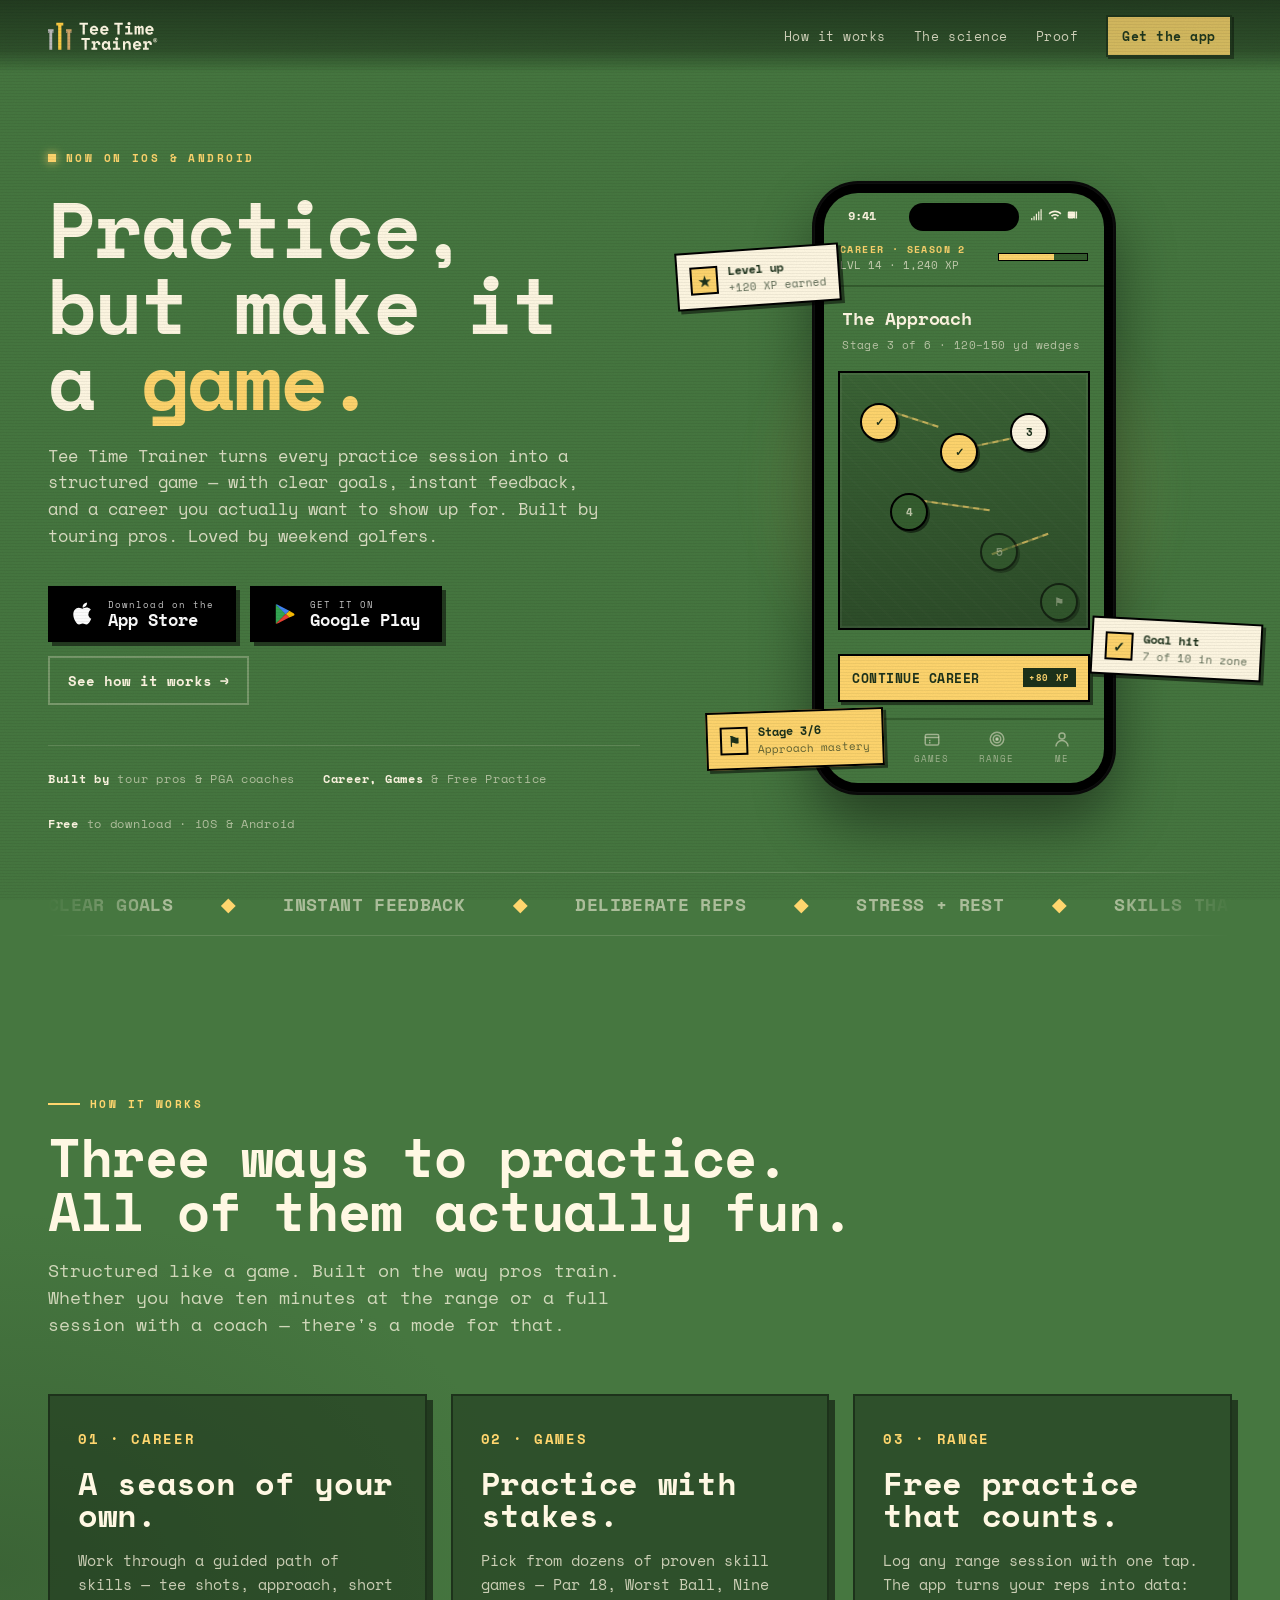
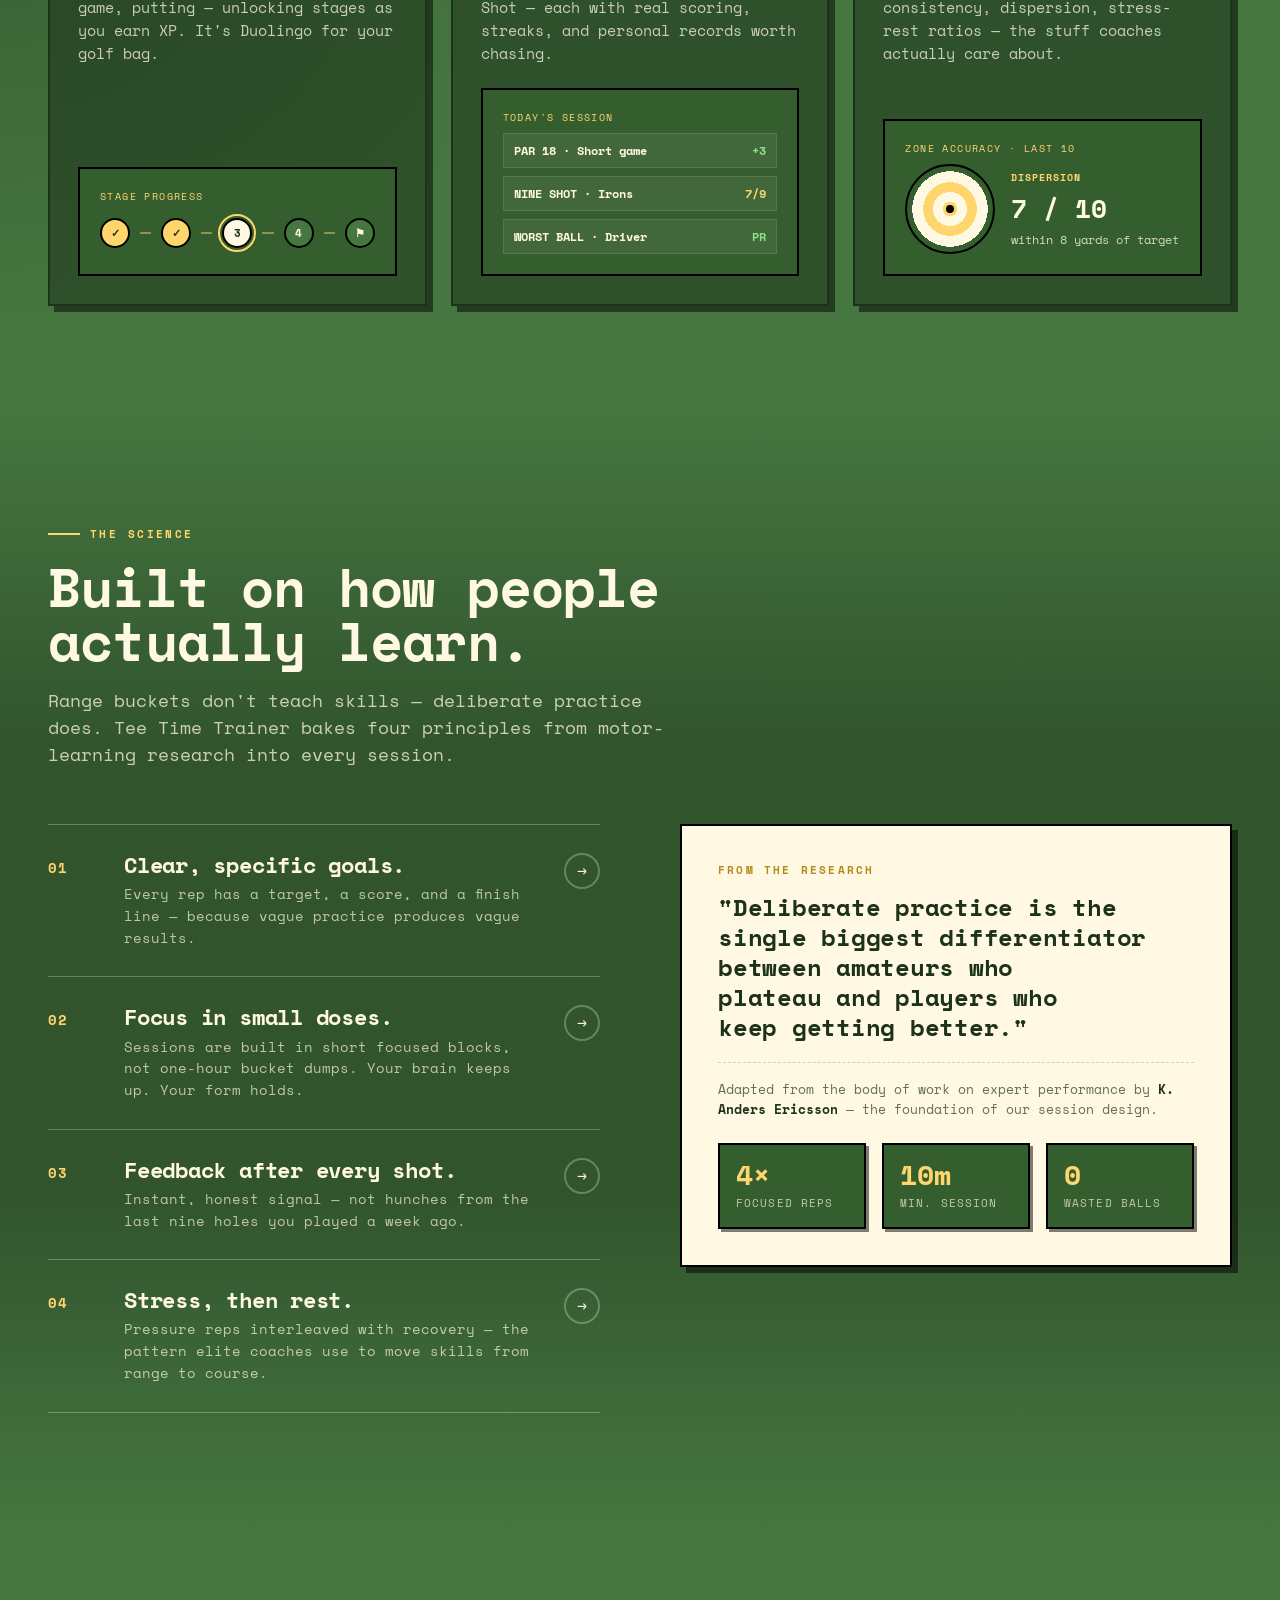
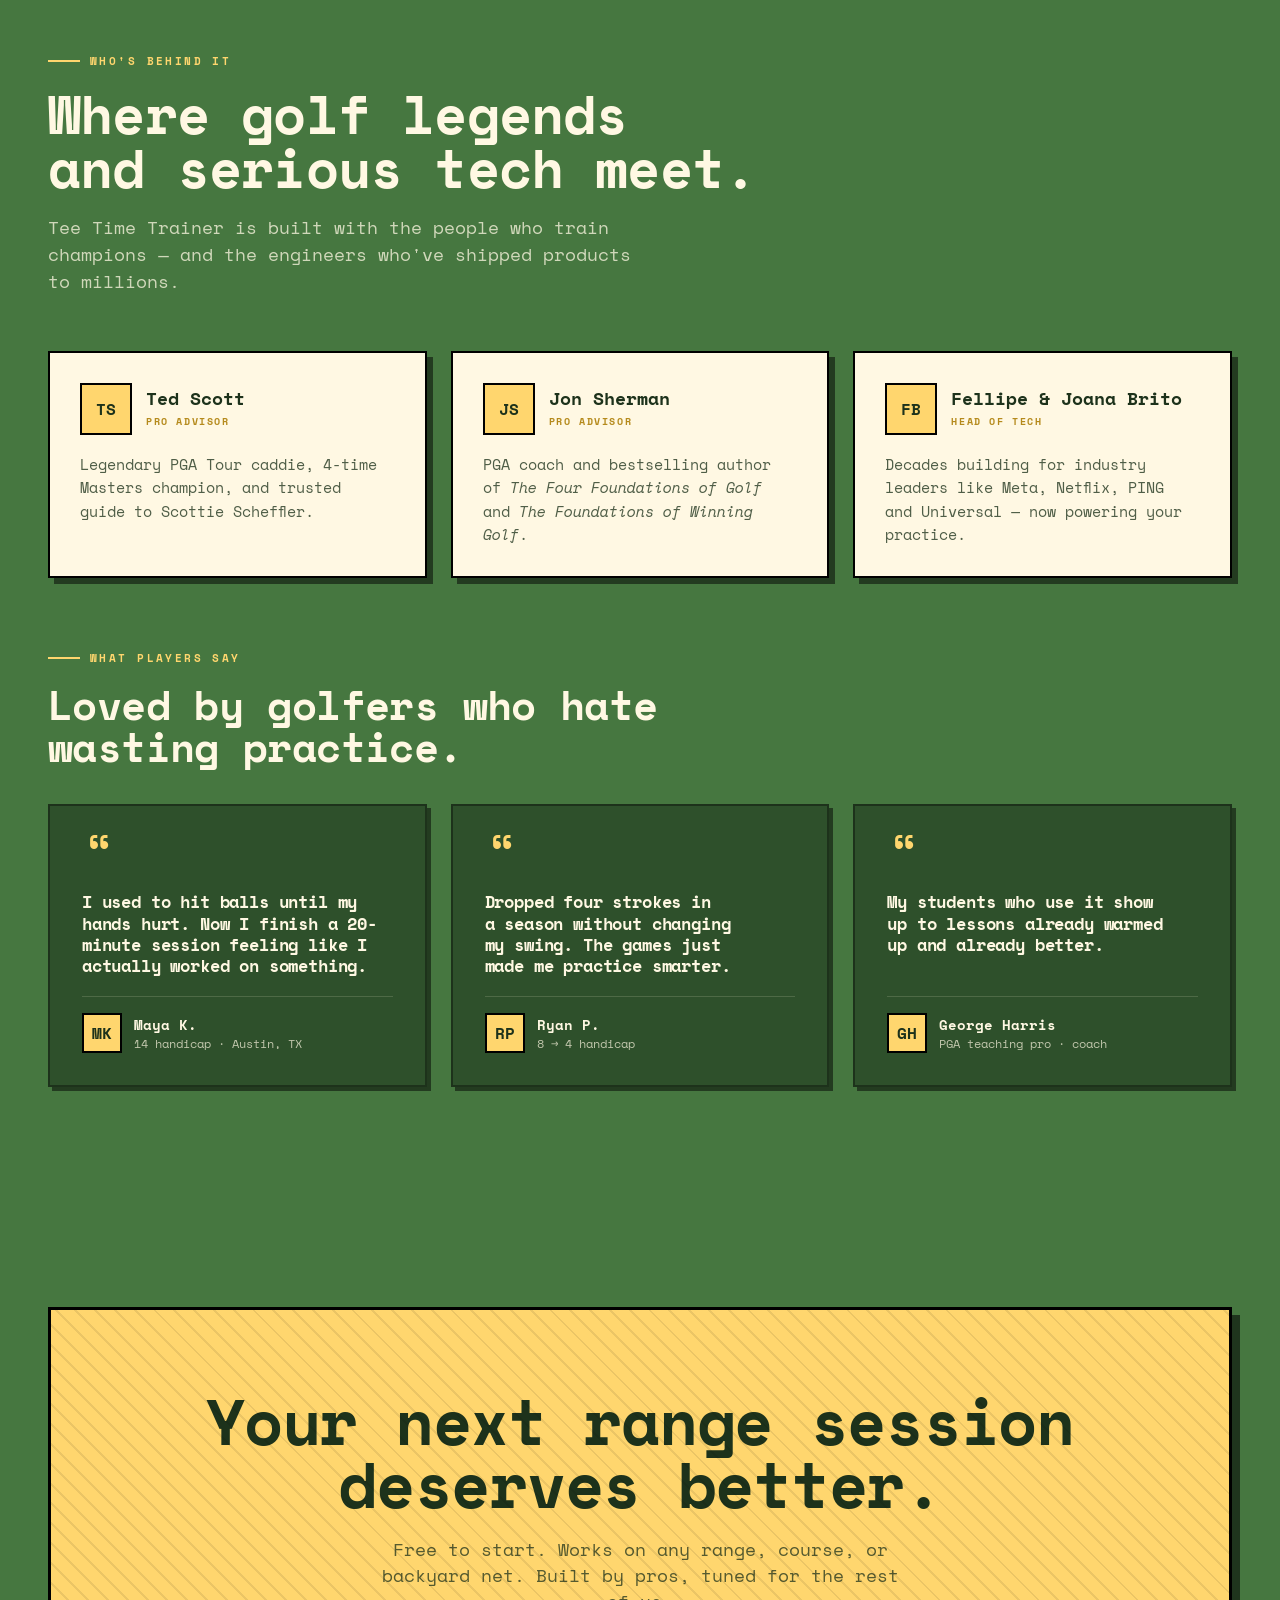
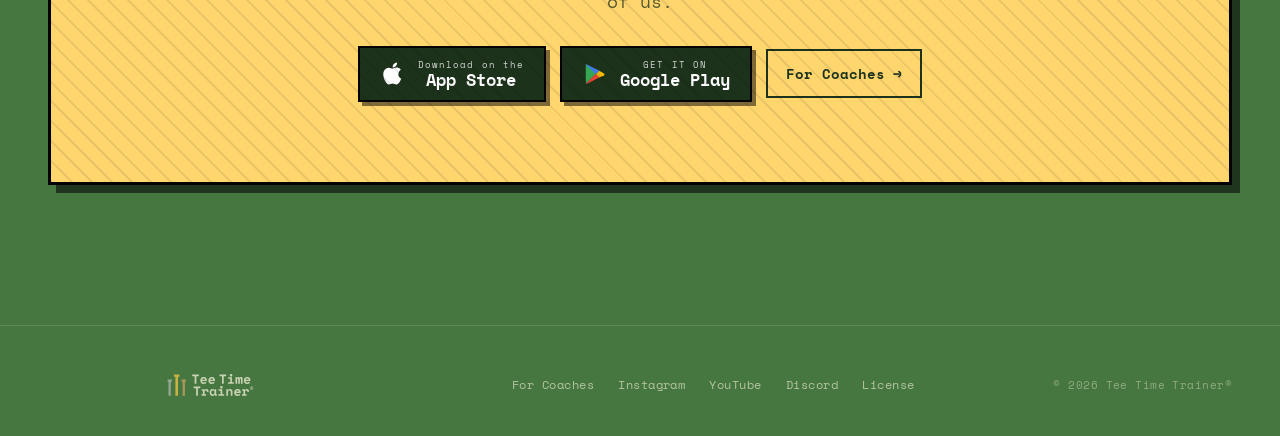
<file: index.html>
<!doctype html>
<html lang="en">
<head>
<meta charset="utf-8" />
<meta name="viewport" content="width=device-width,initial-scale=1" />
<title>Tee Time Trainer — Practice, but make it a game.</title>
<meta name="description" content="Tee Time Trainer turns golf practice into a game — Career mode, skill-based games, and free-practice drills with clear goals and instant feedback. Built by tour pros. Free on iOS & Android." />
<link rel="canonical" href="https://teetimetrainer.app/" />
<meta name="theme-color" content="#467740" />
<link rel="icon" type="image/png" sizes="32x32" href="favicon-32.png" />
<link rel="icon" type="image/png" sizes="512x512" href="favicon-512.png" />
<link rel="apple-touch-icon" href="apple-touch-icon.png" />
<meta property="og:type" content="website" />
<meta property="og:site_name" content="Tee Time Trainer" />
<meta property="og:title" content="Tee Time Trainer — Practice, but make it a game." />
<meta property="og:description" content="Career mode, skill-based games, and free-practice drills with clear goals and instant feedback. Built by tour pros. Free on iOS & Android." />
<meta property="og:url" content="https://teetimetrainer.app/" />
<meta property="og:image" content="https://teetimetrainer.app/og-ttt.png" />
<meta property="og:image:width" content="1200" />
<meta property="og:image:height" content="630" />
<meta name="twitter:card" content="summary_large_image" />
<meta name="twitter:image" content="https://teetimetrainer.app/og-ttt.png" />
<style id="ttt-tokens">
/* -------------------------------------------------------------
   Tee Time Trainer - Colors & Type
   Design tokens extracted from the app codebase (src/styles/*)
   and Figma. Use the CSS variables; avoid hardcoded hex.
   ------------------------------------------------------------- */

/* @import must come before any other rules. Reading surface
   (Cut Line Golf articles) fonts - designer choice, flagged in README. */

/* Brand font - Space Mono, self-hosted. */
@font-face {
  font-family: "Space Mono";
  font-style: normal;
  font-weight: 400;
  font-display: swap;
  src: url("fonts/SpaceMono_400Regular.ttf") format("truetype");
}
@font-face {
  font-family: "Space Mono";
  font-style: italic;
  font-weight: 400;
  font-display: swap;
  src: url("fonts/SpaceMono_400Regular_Italic.ttf") format("truetype");
}
@font-face {
  font-family: "Space Mono";
  font-style: normal;
  font-weight: 700;
  font-display: swap;
  src: url("fonts/SpaceMono_700Bold.ttf") format("truetype");
}
@font-face {
  font-family: "Space Mono";
  font-style: italic;
  font-weight: 700;
  font-display: swap;
  src: url("fonts/SpaceMono_700Bold_Italic.ttf") format("truetype");
}

/* Reading surface (Cut Line Golf articles) - not in brand, designer choice, flagged in README. */

:root {
  /* -- Brand ----------------------------------------------- */
  --ttt-primary:        #FFD66E;   /* gold - CTAs, highlights, the "T" */
  --ttt-primary-600:    #E8B123;
  --ttt-primary-700:    #B58A1C;
  --ttt-background:     #467740;   /* the felt green - product bg */
  --ttt-dark-primary:   #32542D;   /* darker green - borders, shadows */
  --ttt-light:          #FFF8E3;   /* cream - body text on green */

  /* accents used in the 3-T logo */
  --ttt-t-silver:       #C5C5C5;
  --ttt-t-gold:         #FFC227;
  --ttt-t-bronze:       #C49754;

  /* -- Yellows (from src/styles/colors.ts) ----------------- */
  --ttt-yellow-50:  #FFF9E9;
  --ttt-yellow-100: #FFECBC;
  --ttt-yellow-200: #FFE39C;
  --ttt-yellow-300: #FFD66E;
  --ttt-yellow-400: #FFCE52;
  --ttt-yellow-500: #FFC227;
  --ttt-yellow-600: #E8B123;
  --ttt-yellow-700: #B58A1C;
  --ttt-yellow-800: #8C6B15;
  --ttt-yellow-900: #6B5110;

  /* -- Greens ---------------------------------------------- */
  --ttt-green-50:  #EDF1EC;
  --ttt-green-100: #C6D5C4;
  --ttt-green-200: #AAC0A7;
  --ttt-green-300: #83A47F;
  --ttt-green-400: #6B9266;
  --ttt-green-500: #467740;  /* = background */
  --ttt-green-600: #406C3A;
  --ttt-green-700: #32542D;  /* = dark primary */
  --ttt-green-800: #274123;
  --ttt-green-900: #1D321B;

  /* -- Beiges / cream scale -------------------------------- */
  --ttt-beige-50:  #FFFEFC;
  --ttt-beige-100: #FFFDF6;
  --ttt-beige-200: #FFFCF2;
  --ttt-beige-300: #FFFAEC;
  --ttt-beige-400: #FFF9E9;
  --ttt-beige-500: #FFF8E3;  /* = light */
  --ttt-beige-600: #E8E2CF;
  --ttt-beige-700: #B5B0A1;
  --ttt-beige-800: #8C887D;
  --ttt-beige-900: #6B685F;

  /* -- Neutrals -------------------------------------------- */
  --ttt-neutral-50:  #F2F2F2;
  --ttt-neutral-100: #D8D8D8;
  --ttt-neutral-200: #C5C5C5;
  --ttt-neutral-300: #AAAAAA;  /* = secondary */
  --ttt-neutral-400: #999999;
  --ttt-neutral-500: #808080;
  --ttt-neutral-600: #747474;
  --ttt-neutral-700: #5B5B5B;
  --ttt-neutral-800: #464646;
  --ttt-neutral-900: #363636;

  /* -- Semantic -------------------------------------------- */
  --ttt-danger:    #EE9989;
  --ttt-danger-600:#D98B7D;
  --ttt-warning:   #FBDE9E;
  --ttt-challenge: #FA9E5B;
  --ttt-success:   #89E386;  /* lightGreen */
  --ttt-red:       #F16854;

  /* -- Foregrounds / backgrounds (semantic roles) ---------- */
  --ttt-bg:       var(--ttt-background);        /* felt green */
  --ttt-bg-alt:   var(--ttt-green-700);         /* cards on green */
  --ttt-bg-cream: var(--ttt-beige-500);         /* popups, articles */
  --ttt-fg:       var(--ttt-light);             /* on green */
  --ttt-fg-muted: var(--ttt-green-200);         /* on green, softer */
  --ttt-fg-ink:   var(--ttt-neutral-800);       /* on cream */
  --ttt-fg-ink-muted: var(--ttt-neutral-600);
  --ttt-accent:   var(--ttt-primary);           /* gold */
  --ttt-accent-ink: var(--ttt-neutral-800);     /* text on gold */
  --ttt-border:   var(--ttt-green-700);         /* pixel borders */
  --ttt-border-cream: var(--ttt-neutral-800);   /* borders on cream */

  /* -- Type scale - in-app (Space Mono everywhere) --------- */
  --ttt-font-mono:    "Space Mono", ui-monospace, Menlo, Consolas, monospace;
  --ttt-font-ui:      "Space Mono", ui-monospace, Menlo, Consolas, monospace;
  --ttt-font-display: "Space Mono", ui-monospace, Menlo, Consolas, monospace;
  /* Long-form reading (Cut Line Golf articles). Use a readable serif. */
  --ttt-font-read:    "IBM Plex Serif", Georgia, "Times New Roman", serif;
  /* Figma also specs Inter for small meta / spec labels */
  --ttt-font-sans:    "Inter", system-ui, -apple-system, "Segoe UI", sans-serif;

  /* Scale (from Figma Typography frame + Text component defaults):
     Title1 44/56 · Title2 32/36 · Title3 24/28
     Large 19/24 · Regular 17/22 · Small 14/20 · Link 14/18 · Micro 11/16 */
  --ttt-t-title1:    700 44px/56px var(--ttt-font-display);
  --ttt-t-title2:    700 32px/36px var(--ttt-font-display);
  --ttt-t-title3:    700 24px/28px var(--ttt-font-display);
  --ttt-t-large:     400 19px/24px var(--ttt-font-ui);
  --ttt-t-large-b:   700 19px/24px var(--ttt-font-ui);
  --ttt-t-regular:   400 17px/22px var(--ttt-font-ui);
  --ttt-t-regular-b: 700 17px/22px var(--ttt-font-ui);
  --ttt-t-small:     400 14px/20px var(--ttt-font-ui);
  --ttt-t-small-b:   700 14px/20px var(--ttt-font-ui);
  --ttt-t-link:      700 14px/18px var(--ttt-font-ui);
  --ttt-t-micro:     700 11px/16px var(--ttt-font-ui);

  /* -- Spacing --------------------------------------------- */
  --ttt-space-1:  4px;
  --ttt-space-2:  8px;
  --ttt-space-3:  12px;
  --ttt-space-4:  16px;
  --ttt-space-5:  24px;
  --ttt-space-6:  32px;
  --ttt-space-7:  48px;
  --ttt-space-8:  64px;

  /* -- Radii (pixel-art aesthetic: stay crisp) ------------- */
  --ttt-radius-0: 0;        /* default for pixel art */
  --ttt-radius-1: 4px;
  --ttt-radius-2: 8px;
  --ttt-radius-3: 12px;     /* cards */
  --ttt-radius-4: 16px;     /* big cards */
  --ttt-radius-pill: 999px;

  /* -- Elevation - the "retro 3D drop shadow" --------------
     The app uses a NON-blurred, hard-edged shadow: offset 4/4, no blur,
     black @ 50%. It reads like an old arcade button. Use on buttons,
     popups and feature cards. */
  --ttt-shadow-hard:   4px 4px 0 rgba(0,0,0,0.5);
  --ttt-shadow-hard-sm:2px 2px 0 rgba(0,0,0,0.45);
  --ttt-shadow-hard-lg:6px 6px 0 rgba(0,0,0,0.5);
  /* Inverse (for dark popups on cream): */
  --ttt-shadow-hard-dark: 4px 4px 0 var(--ttt-neutral-800);

  /* -- Pixel border widths --------------------------------- */
  --ttt-border-px-1: 2px;   /* default thin pixel border */
  --ttt-border-px-2: 3px;
  --ttt-border-px-3: 4px;   /* chunky */

  /* -- Motion (deliberate, snappy - not bouncy easing) ----- */
  --ttt-ease:     steps(6, end);          /* arcade-feel for sprites */
  --ttt-ease-out: cubic-bezier(.2,.8,.2,1);
  --ttt-dur-1: 120ms;
  --ttt-dur-2: 200ms;
  --ttt-dur-3: 320ms;
}

/* -------------------------------------------------------------
   Base / resets - opt-in by adding .ttt-base to a container.
   ------------------------------------------------------------- */
.ttt-base {
  font-family: var(--ttt-font-ui);
  color: var(--ttt-fg);
  background: var(--ttt-bg);
  font-synthesis: none;
  -webkit-font-smoothing: antialiased;
  text-rendering: optimizeLegibility;
}
.ttt-base * { box-sizing: border-box; }

/* Semantic element shortcuts (use as utility classes) */
.ttt-h1 { font: var(--ttt-t-title1); letter-spacing: -0.01em; }
.ttt-h2 { font: var(--ttt-t-title2); }
.ttt-h3 { font: var(--ttt-t-title3); }
.ttt-large   { font: var(--ttt-t-large); }
.ttt-large-b { font: var(--ttt-t-large-b); }
.ttt-body    { font: var(--ttt-t-regular); }
.ttt-body-b  { font: var(--ttt-t-regular-b); }
.ttt-small   { font: var(--ttt-t-small); }
.ttt-small-b { font: var(--ttt-t-small-b); }
.ttt-link    { font: var(--ttt-t-link); text-decoration: underline; text-underline-offset: 3px; }
.ttt-micro   { font: var(--ttt-t-micro); letter-spacing: 0.08em; text-transform: uppercase; }

/* Long-form read (articles, docs, Cut Line Golf) */
.ttt-read {
  font-family: var(--ttt-font-read);
  font-size: 18px;
  line-height: 1.65;
  color: var(--ttt-fg-ink);
}
.ttt-read h1 { font: var(--ttt-t-title1); color: var(--ttt-fg-ink); margin: 0 0 .4em; letter-spacing: -0.01em; }
.ttt-read h2 { font: var(--ttt-t-title2); color: var(--ttt-fg-ink); margin: 1.6em 0 .3em; }
.ttt-read h3 { font: var(--ttt-t-title3); color: var(--ttt-fg-ink); margin: 1.4em 0 .2em; }
.ttt-read p  { margin: 0 0 1em; }
.ttt-read blockquote {
  margin: 1.4em 0;
  padding: 16px 20px;
  background: var(--ttt-beige-400);
  border-left: 4px solid var(--ttt-primary);
  font-style: italic;
}
.ttt-read code,
.ttt-read pre { font-family: var(--ttt-font-mono); font-size: 0.9em; }

</style>
<style>
  /* ---- Tweakable defaults ---- */
  /* The host rewrites this JSON block when the user edits tweaks. */
  /* (kept in a script tag lower so comment markers are in one place) */

  :root{
    --bg: var(--ttt-background);
    --bg-deep: #355E2F;
    --bg-cream: var(--ttt-beige-500);
    --ink-on-green: var(--ttt-light);
    --gold: var(--ttt-primary);
    --gold-deep: var(--ttt-primary-600);
    --ink: #1D321B;
    --line: rgba(255,248,227,0.14);
    --line-strong: rgba(255,248,227,0.28);
    --scan-opacity: 0.05;
    --grain-opacity: 0.06;
  }

  *{box-sizing:border-box;}
  html,body{margin:0;padding:0;background:var(--bg);color:var(--ink-on-green);font-family:var(--ttt-font-ui);-webkit-font-smoothing:antialiased;}
  body{
    overflow-x:hidden;
    background:
      radial-gradient(1200px 700px at 80% -10%, rgba(255,214,110,0.10), transparent 60%),
      radial-gradient(900px 600px at 0% 30%, rgba(50,84,45,0.55), transparent 60%),
      var(--bg);
  }
  /* Subtle CRT scanlines over the whole page (very soft) */
  body::before{
    content:"";position:fixed;inset:0;pointer-events:none;z-index:100;
    background-image: repeating-linear-gradient(
      to bottom,
      rgba(0,0,0,var(--scan-opacity)) 0 1px,
      transparent 1px 3px
    );
    mix-blend-mode:multiply;
  }
  /* Film grain */
  body::after{
    content:"";position:fixed;inset:0;pointer-events:none;z-index:101;
    opacity:var(--grain-opacity);
    background-image:url("data:image/svg+xml;utf8,<svg xmlns='http://www.w3.org/2000/svg' width='160' height='160'><filter id='n'><feTurbulence type='fractalNoise' baseFrequency='0.9' numOctaves='2' stitchTiles='stitch'/><feColorMatrix values='0 0 0 0 0  0 0 0 0 0  0 0 0 0 0  0 0 0 0.6 0'/></filter><rect width='100%' height='100%' filter='url(%23n)'/></svg>");
  }

  a{color:inherit;text-decoration:none;}
  button{font-family:inherit;}

  /* ===== Layout ===== */
  .wrap{max-width:1240px;margin:0 auto;padding:0 28px;}
  section{position:relative;}

  /* ===== Nav ===== */
  .nav{
    position:sticky;top:0;z-index:50;
    background:linear-gradient(180deg, rgba(29,50,27,0.85), rgba(29,50,27,0.55) 70%, transparent);
    backdrop-filter:blur(10px);
    -webkit-backdrop-filter:blur(10px);
  }
  .nav-inner{display:flex;align-items:center;justify-content:space-between;height:72px;}
  .nav-logo{height:28px;width:auto;display:block;}
  .nav-links{display:flex;gap:28px;align-items:center;}
  .nav-links a{font-size:13px;letter-spacing:0.04em;opacity:0.8;transition:opacity .2s;}
  .nav-links a:hover{opacity:1;}
  .nav-cta{
    display:inline-flex;align-items:center;gap:8px;
    background:var(--gold);color:#1D321B;padding:9px 14px;
    font-weight:700;font-size:13px;letter-spacing:0.02em;
    border:2px solid #1D321B;
    box-shadow:var(--ttt-shadow-hard-sm);
    transition:transform .15s, box-shadow .15s;
  }
  .nav-cta:hover{transform:translate(-1px,-1px);box-shadow:3px 3px 0 rgba(0,0,0,.5);}
  .nav-cta:active{transform:translate(2px,2px);box-shadow:0 0 0 rgba(0,0,0,.5);}

  /* ===== Hero ===== */
  .hero{padding:72px 0 40px;position:relative;}
  .hero-grid{
    display:grid;grid-template-columns:1.05fr 0.95fr;gap:56px;align-items:center;
  }
  @media (max-width:900px){
    .hero-grid{grid-template-columns:1fr;gap:32px;}
  }

  .eyebrow{
    display:inline-flex;align-items:center;gap:10px;
    font-size:11px;letter-spacing:0.22em;text-transform:uppercase;
    color:var(--gold);font-weight:700;
    margin-bottom:24px;
  }
  .eyebrow .dot{width:8px;height:8px;background:var(--gold);box-shadow:0 0 10px var(--gold);}

  h1.display{
    font-family:var(--ttt-font-display);
    font-weight:700;
    font-size:clamp(44px, 6.2vw, 92px);
    line-height:0.96;
    letter-spacing:-0.02em;
    margin:0 0 24px;
    color:var(--ttt-light);
    text-wrap:balance;
  }
  h1.display .accent{color:var(--gold);}
  h1.display .strike{position:relative;display:inline-block;}
  h1.display .strike::after{
    content:"";position:absolute;left:-2%;right:-2%;top:54%;height:6px;
    background:var(--gold);transform:rotate(-2deg);
  }

  .lede{
    font-size:clamp(17px, 1.35vw, 21px);
    line-height:1.55;
    color:rgba(255,248,227,0.82);
    max-width:560px;
    margin:0 0 36px;
    text-wrap:pretty;
  }

  .cta-row{display:flex;gap:14px;flex-wrap:wrap;align-items:center;}
  .btn-app{
    display:inline-flex;align-items:center;gap:12px;
    background:#000;color:#fff;padding:12px 20px;
    border:2px solid #000;
    box-shadow:var(--ttt-shadow-hard);
    transition:transform .15s, box-shadow .15s;
  }
  .btn-app:hover{transform:translate(-2px,-2px);box-shadow:6px 6px 0 rgba(0,0,0,.5);}
  .btn-app:active{transform:translate(2px,2px);box-shadow:2px 2px 0 rgba(0,0,0,.5);}
  .btn-app svg{width:26px;height:26px;}
  .btn-app .s{display:flex;flex-direction:column;line-height:1;}
  .btn-app .s .t{font-size:9px;letter-spacing:0.12em;opacity:.8;}
  .btn-app .s .b{font-size:17px;font-weight:700;margin-top:2px;}

  .btn-ghost{
    display:inline-flex;align-items:center;gap:8px;
    padding:12px 18px;font-size:14px;font-weight:700;
    color:var(--ttt-light);border:2px solid var(--line-strong);
    transition:border-color .2s;
  }
  .btn-ghost:hover{border-color:var(--gold);color:var(--gold);}
  .btn-ghost .arr{transition:transform .2s;}
  .btn-ghost:hover .arr{transform:translateX(3px);}

  .proof{
    margin-top:40px;display:flex;gap:28px;flex-wrap:wrap;
    padding-top:24px;border-top:1px solid var(--line);
    font-size:12px;letter-spacing:0.06em;color:rgba(255,248,227,0.6);
  }
  .proof b{color:var(--ttt-light);font-weight:700;}

  /* ===== Phone mock (hero right) ===== */
  .phone-stage{position:relative;display:flex;justify-content:center;align-items:center;min-height:620px;}
  .phone-stage::before{
    /* glow puck behind phone */
    content:"";position:absolute;width:520px;height:520px;border-radius:50%;
    background:radial-gradient(circle, rgba(255,214,110,0.28), transparent 60%);
    filter:blur(10px);z-index:0;
  }
  .phone{
    position:relative;z-index:1;
    width:300px;height:610px;
    background:#000;border-radius:44px;
    padding:10px;
    box-shadow:
      0 0 0 2px #0a0a0a,
      0 30px 60px rgba(0,0,0,0.45),
      inset 0 0 0 1px rgba(255,255,255,0.06);
  }
  .phone-screen{
    position:relative;
    width:100%;height:100%;
    background:var(--bg);border-radius:34px;overflow:hidden;
    display:flex;flex-direction:column;
  }
  .notch{
    position:absolute;top:10px;left:50%;transform:translateX(-50%);
    width:110px;height:28px;background:#000;border-radius:20px;z-index:3;
  }
  .status{
    display:flex;justify-content:space-between;align-items:center;
    padding:14px 24px 10px;font-size:12px;font-weight:700;color:var(--ttt-light);
  }
  .status .ic{display:flex;gap:4px;align-items:center;}
  .status svg{width:14px;height:14px;}

  /* App screen: career map */
  .app-top{
    padding:8px 16px 12px;display:flex;justify-content:space-between;align-items:center;
    border-bottom:2px solid var(--bg-deep);
  }
  .app-top .level{font-size:10px;letter-spacing:0.14em;color:var(--gold);font-weight:700;}
  .app-top .xp{font-size:11px;color:rgba(255,248,227,0.7);}
  .xp-bar{height:8px;width:90px;background:var(--bg-deep);border:1.5px solid #000;position:relative;overflow:hidden;}
  .xp-bar::after{content:"";position:absolute;inset:0;width:62%;background:var(--gold);}

  .app-title{
    padding:18px 18px 6px;font-family:var(--ttt-font-display);font-weight:700;
    font-size:18px;letter-spacing:-0.01em;color:var(--ttt-light);
  }
  .app-sub{padding:0 18px 14px;font-size:11px;color:rgba(255,248,227,0.65);letter-spacing:0.04em;}

  .map{
    position:relative;flex:1;margin:4px 14px 14px;
    background:
      linear-gradient(180deg, rgba(50,84,45,0.55), rgba(29,50,27,0.6)),
      repeating-linear-gradient(45deg, rgba(255,248,227,0.03) 0 2px, transparent 2px 14px);
    border:2px solid #000;
    box-shadow:inset 0 0 0 2px rgba(255,248,227,0.06);
    padding:14px;
    overflow:hidden;
  }
  .node{
    position:absolute;width:38px;height:38px;border-radius:50%;
    background:var(--bg-deep);border:2px solid #000;
    display:flex;align-items:center;justify-content:center;
    font-size:11px;font-weight:700;color:rgba(255,248,227,0.7);
    box-shadow:2px 2px 0 rgba(0,0,0,.5);
  }
  .node.done{background:var(--gold);color:#1D321B;}
  .node.now{background:var(--ttt-light);color:#1D321B;animation:pulse 1.6s infinite;}
  .node.locked{opacity:0.55;}
  @keyframes pulse{
    0%,100%{box-shadow:2px 2px 0 rgba(0,0,0,.5), 0 0 0 0 rgba(255,214,110,0.7);}
    50%{box-shadow:2px 2px 0 rgba(0,0,0,.5), 0 0 0 10px rgba(255,214,110,0);}
  }
  .trail{
    position:absolute;background:rgba(255,214,110,0.35);
    border-top:2px dashed rgba(255,214,110,0.55);
    height:0;
  }

  .app-cta{
    margin:10px 14px 16px;padding:12px;
    background:var(--gold);color:#1D321B;
    border:2px solid #000;box-shadow:3px 3px 0 rgba(0,0,0,.5);
    font-weight:700;font-size:13px;letter-spacing:0.04em;
    display:flex;align-items:center;justify-content:space-between;
  }
  .app-cta .tag{
    background:#1D321B;color:var(--gold);font-size:9px;padding:3px 6px;letter-spacing:0.1em;
  }

  .tabbar{
    display:grid;grid-template-columns:repeat(4,1fr);gap:4px;
    padding:10px 12px 18px;border-top:2px solid var(--bg-deep);
  }
  .tab{
    display:flex;flex-direction:column;align-items:center;gap:4px;
    font-size:9px;letter-spacing:0.1em;color:rgba(255,248,227,0.5);
  }
  .tab.active{color:var(--gold);}
  .tab svg{width:18px;height:18px;}

  /* little floating chips around phone */
  .chip{
    position:absolute;z-index:2;
    background:var(--ttt-light);color:#1D321B;
    border:2px solid #000;box-shadow:3px 3px 0 rgba(0,0,0,.5);
    padding:10px 12px;display:flex;align-items:center;gap:10px;
    font-weight:700;font-size:12px;
  }
  .chip .i{
    width:28px;height:28px;background:var(--gold);display:flex;align-items:center;justify-content:center;
    border:2px solid #000;font-size:14px;
  }
  .chip-a{top:70px;left:-20px;transform:rotate(-4deg);}
  .chip-b{bottom:120px;right:-30px;transform:rotate(3deg);}
  .chip-c{bottom:30px;left:10px;transform:rotate(-2deg);background:var(--gold);color:#1D321B;}

  @media (max-width:900px){
    .phone-stage{min-height:560px;}
    .chip-a{left:0;}
    .chip-b{right:0;}
  }

  /* ===== Marquee strip ===== */
  .strip{
    margin-top:40px;border-top:1px solid var(--line);border-bottom:1px solid var(--line);
    padding:18px 0;overflow:hidden;position:relative;
    -webkit-mask-image:linear-gradient(90deg, transparent, #000 10%, #000 90%, transparent);
            mask-image:linear-gradient(90deg, transparent, #000 10%, #000 90%, transparent);
  }
  .strip-track{display:flex;gap:48px;white-space:nowrap;animation:slide 40s linear infinite;}
  .strip-item{font-family:var(--ttt-font-display);font-weight:700;font-size:18px;letter-spacing:0.02em;color:rgba(255,248,227,0.55);}
  .strip-item .dot{color:var(--gold);margin-left:48px;}
  @keyframes slide{from{transform:translateX(0);}to{transform:translateX(-50%);}}

  /* ===== Section chrome ===== */
  .section-head{max-width:820px;margin:0 0 56px;}
  .section-eyebrow{
    font-size:11px;letter-spacing:0.22em;text-transform:uppercase;color:var(--gold);
    font-weight:700;margin-bottom:18px;display:flex;align-items:center;gap:10px;
  }
  .section-eyebrow::before{
    content:"";width:32px;height:2px;background:var(--gold);
  }
  h2.section-title{
    font-family:var(--ttt-font-display);font-weight:700;
    font-size:clamp(36px, 4.2vw, 60px);
    line-height:1.02;letter-spacing:-0.015em;
    margin:0 0 18px;color:var(--ttt-light);
    text-wrap:balance;
  }
  .section-kicker{font-size:18px;line-height:1.5;color:rgba(255,248,227,0.75);max-width:620px;text-wrap:pretty;}

  /* ===== How it works ===== */
  .how{padding:120px 0 100px;}
  .modes{display:grid;grid-template-columns:repeat(3,1fr);gap:24px;}
  @media (max-width:900px){.modes{grid-template-columns:1fr;}}

  .mode{
    position:relative;
    background:rgba(29,50,27,0.55);
    border:2px solid #1D321B;
    box-shadow:var(--ttt-shadow-hard-lg);
    padding:32px 28px 28px;
    display:flex;flex-direction:column;gap:18px;
    min-height:480px;
    overflow:hidden;
    transition:transform .25s ease, box-shadow .25s ease;
  }
  .mode:hover{transform:translate(-2px,-2px);box-shadow:8px 8px 0 rgba(0,0,0,.5);}
  .mode .num{
    font-family:var(--ttt-font-display);font-weight:700;font-size:14px;
    color:var(--gold);letter-spacing:0.12em;
  }
  .mode h3{
    font-family:var(--ttt-font-display);font-weight:700;
    font-size:32px;line-height:1;letter-spacing:-0.01em;margin:0;color:var(--ttt-light);
  }
  .mode p{font-size:15px;line-height:1.55;color:rgba(255,248,227,0.75);margin:0;flex:1;}
  .mode .feature{
    margin-top:4px;padding:20px;
    background:var(--bg-deep);border:2px solid #000;
    font-family:var(--ttt-font-mono);
    position:relative;overflow:hidden;
  }
  .mode .feature .label{font-size:10px;letter-spacing:0.14em;color:var(--gold);margin-bottom:8px;}

  /* Mode A visual: career trail */
  .trail-viz{display:flex;align-items:center;gap:10px;padding:6px 0;}
  .trail-viz .n{
    width:30px;height:30px;border-radius:50%;background:var(--bg);border:2px solid #000;
    display:flex;align-items:center;justify-content:center;font-size:11px;font-weight:700;color:var(--ttt-light);
    flex-shrink:0;
  }
  .trail-viz .n.d{background:var(--gold);color:#1D321B;}
  .trail-viz .n.now{background:var(--ttt-light);color:#1D321B;outline:2px solid var(--gold);outline-offset:2px;}
  .trail-viz .ln{flex:1;height:2px;border-top:2px dashed rgba(255,214,110,0.45);background:transparent;}

  /* Mode B visual: game chips */
  .game-list{display:flex;flex-direction:column;gap:8px;}
  .game-row{
    display:flex;justify-content:space-between;align-items:center;
    padding:8px 10px;background:rgba(255,248,227,0.06);border:1px solid rgba(255,248,227,0.1);
    font-size:12px;
  }
  .game-row .name{color:var(--ttt-light);font-weight:700;}
  .game-row .score{color:var(--gold);font-weight:700;}
  .game-row .score.gain{color:var(--ttt-success);}

  /* Mode C visual: target */
  .target-viz{display:flex;align-items:center;gap:16px;}
  .bulls{
    width:90px;height:90px;border-radius:50%;
    background:
      radial-gradient(circle, var(--gold) 0 12%, var(--ttt-light) 12% 28%, var(--gold) 28% 44%, var(--ttt-light) 44% 62%, var(--bg-deep) 62% 100%);
    border:2px solid #000;flex-shrink:0;position:relative;
  }
  .bulls::after{content:"";position:absolute;left:50%;top:50%;width:8px;height:8px;background:#000;border-radius:50%;transform:translate(-50%,-50%);}
  .target-meta{display:flex;flex-direction:column;gap:4px;font-size:12px;color:rgba(255,248,227,0.8);}
  .target-meta .big{font-size:26px;font-family:var(--ttt-font-display);color:var(--ttt-light);font-weight:700;}
  .target-meta .tag{color:var(--gold);font-weight:700;letter-spacing:0.1em;font-size:10px;}

  /* ===== Why it works (science) ===== */
  .why{padding:120px 0; background:
    linear-gradient(180deg, transparent, rgba(29,50,27,0.5) 30%, rgba(29,50,27,0.5) 70%, transparent);
  }
  .why-grid{display:grid;grid-template-columns:1fr 1fr;gap:80px;align-items:start;}
  @media (max-width:900px){.why-grid{grid-template-columns:1fr;gap:40px;}}

  .principles{display:flex;flex-direction:column;gap:0;border-top:1px solid var(--line-strong);}
  .principle{
    padding:28px 0;border-bottom:1px solid var(--line-strong);
    display:grid;grid-template-columns:56px 1fr auto;gap:20px;align-items:start;
    cursor:pointer;
  }
  .principle .p-num{
    font-family:var(--ttt-font-display);font-weight:700;font-size:14px;color:var(--gold);
    letter-spacing:0.1em;padding-top:4px;
  }
  .principle .p-body h4{
    font-family:var(--ttt-font-display);font-weight:700;font-size:22px;letter-spacing:-0.01em;
    margin:0 0 6px;color:var(--ttt-light);line-height:1.1;
  }
  .principle .p-body p{font-size:14px;line-height:1.55;color:rgba(255,248,227,0.7);margin:0;max-width:440px;}
  .principle .p-arrow{
    width:36px;height:36px;border:2px solid var(--line-strong);border-radius:50%;
    display:flex;align-items:center;justify-content:center;transition:all .2s;flex-shrink:0;
  }
  .principle:hover .p-arrow{background:var(--gold);border-color:var(--gold);color:#1D321B;}

  .why-side{
    position:sticky;top:100px;
    background:var(--bg-cream);color:var(--ink);
    border:2px solid #000;box-shadow:var(--ttt-shadow-hard-lg);
    padding:36px;
  }
  .why-side .tag{font-size:11px;letter-spacing:0.2em;color:var(--ttt-primary-700);text-transform:uppercase;font-weight:700;margin-bottom:14px;}
  .why-side blockquote{
    font-family:var(--ttt-font-display);font-weight:700;
    font-size:24px;line-height:1.25;letter-spacing:-0.01em;
    color:var(--ink);margin:0 0 20px;text-wrap:balance;
  }
  .why-side .cite{font-size:13px;color:rgba(29,50,27,0.7);border-top:1px dashed rgba(29,50,27,0.2);padding-top:16px;}
  .why-side .cite b{color:var(--ink);}

  .stat-row{display:grid;grid-template-columns:repeat(3,1fr);gap:16px;margin-top:24px;}
  .stat{padding:16px;background:var(--bg-deep);border:2px solid #000;box-shadow:3px 3px 0 rgba(0,0,0,.5);}
  .stat .v{font-family:var(--ttt-font-display);font-weight:700;font-size:28px;color:var(--gold);line-height:1;}
  .stat .k{font-size:11px;letter-spacing:0.1em;text-transform:uppercase;color:rgba(255,248,227,0.7);margin-top:6px;}

  /* ===== Testimonials ===== */
  .testi{padding:120px 0 100px;}
  .testi-grid{display:grid;grid-template-columns:repeat(12,1fr);gap:24px;}
  .t-card{
    background:rgba(29,50,27,0.55);
    border:2px solid #1D321B;
    box-shadow:var(--ttt-shadow-hard);
    padding:32px;display:flex;flex-direction:column;gap:20px;
  }
  .t-card.big{grid-column:span 7;min-height:340px;}
  .t-card.med{grid-column:span 5;min-height:340px;background:var(--bg-cream);color:var(--ink);border-color:#000;}
  .t-card.sm{grid-column:span 4;}
  @media (max-width:900px){
    .t-card.big,.t-card.med,.t-card.sm{grid-column:span 12;min-height:auto;}
  }
  .t-card blockquote{
    margin:0;font-family:var(--ttt-font-display);font-weight:700;
    font-size:24px;line-height:1.25;letter-spacing:-0.01em;
    text-wrap:balance;flex:1;
  }
  .t-card.big blockquote{font-size:28px;}
  .t-card.sm blockquote{font-size:17px;}
  .t-card .who{
    display:flex;align-items:center;gap:12px;padding-top:16px;
    border-top:1px solid currentColor;
    border-color:rgba(255,248,227,0.15);
  }
  .t-card.med .who{border-color:rgba(29,50,27,0.15);}
  .t-card .avatar{
    width:40px;height:40px;border:2px solid #000;background:var(--gold);
    display:flex;align-items:center;justify-content:center;
    font-family:var(--ttt-font-display);font-weight:700;color:#1D321B;
  }
  .t-card .who .name{font-weight:700;font-size:14px;}
  .t-card .who .role{font-size:12px;opacity:0.7;}
  .t-card .quote-mark{
    font-family:var(--ttt-font-display);font-size:56px;line-height:0.6;color:var(--gold);
  }
  .t-card.med .quote-mark{color:var(--ttt-primary-600);}

  /* Advisor credential cards (real bios, not quotes) */
  .advisors{display:grid;grid-template-columns:repeat(3,1fr);gap:24px;margin-bottom:72px;}
  @media (max-width:900px){.advisors{grid-template-columns:1fr;}}
  .adv-card{
    background:var(--bg-cream);color:var(--ink);
    border:2px solid #000;box-shadow:var(--ttt-shadow-hard-lg);
    padding:30px;display:flex;flex-direction:column;gap:18px;
    transition:transform .25s ease, box-shadow .25s ease;
  }
  .adv-card:hover{transform:translate(-2px,-2px);box-shadow:8px 8px 0 rgba(0,0,0,.5);}
  .adv-card .adv-top{display:flex;align-items:center;gap:14px;}
  .adv-card .avatar{
    width:52px;height:52px;border:2px solid #000;background:var(--gold);
    display:flex;align-items:center;justify-content:center;
    font-family:var(--ttt-font-display);font-weight:700;font-size:16px;color:#1D321B;flex-shrink:0;
  }
  .adv-card .name{font-family:var(--ttt-font-display);font-weight:700;font-size:18px;color:var(--ink);line-height:1.1;}
  .adv-card .tag{font-size:10px;letter-spacing:0.16em;text-transform:uppercase;color:var(--ttt-primary-700);font-weight:700;margin-top:5px;}
  .adv-card p{font-size:15px;line-height:1.55;color:rgba(29,50,27,0.78);margin:0;}
  .adv-card p em{font-style:italic;}
  .sub-head{margin:0 0 36px;}

  /* ===== Final CTA ===== */
  .final{padding:120px 0 140px;text-align:center;}
  .final-inner{
    background:var(--gold);color:#1D321B;border:3px solid #000;
    box-shadow:8px 8px 0 rgba(0,0,0,.55);
    padding:80px 40px;position:relative;overflow:hidden;
  }
  .final-inner::before{
    content:"";position:absolute;inset:0;pointer-events:none;opacity:0.08;
    background-image:repeating-linear-gradient(45deg, #000 0 2px, transparent 2px 14px);
  }
  .final h2{
    font-family:var(--ttt-font-display);font-weight:700;
    font-size:clamp(40px, 5vw, 72px);line-height:0.98;letter-spacing:-0.02em;
    margin:0 0 20px;text-wrap:balance;
  }
  .final p{font-size:18px;margin:0 auto 32px;max-width:540px;color:rgba(29,50,27,0.75);}
  .final .cta-row{justify-content:center;}
  .final .btn-app{background:#1D321B;color:#fff;border-color:#000;}
  .final .btn-ghost{color:#1D321B;border-color:#1D321B;}
  .final .btn-ghost:hover{background:#1D321B;color:var(--gold);border-color:#1D321B;}

  /* ===== Footer ===== */
  footer{border-top:1px solid var(--line);padding:48px 0 40px;}
  .foot{display:flex;justify-content:space-between;align-items:center;gap:24px;flex-wrap:wrap;}
  .foot .mark{height:22px;opacity:0.7;}
  .foot nav{display:flex;gap:24px;font-size:12px;color:rgba(255,248,227,0.6);letter-spacing:0.04em;}
  .foot nav a:hover{color:var(--gold);}
  .foot .legal{font-size:11px;color:rgba(255,248,227,0.4);letter-spacing:0.04em;}

  /* ===== Tweaks panel ===== */
  .tweaks{
    position:fixed;bottom:20px;right:20px;z-index:200;
    width:280px;background:var(--ttt-light);color:var(--ink);
    border:2px solid #000;box-shadow:var(--ttt-shadow-hard-lg);
    padding:18px;display:none;
    font-family:var(--ttt-font-mono);
  }
  .tweaks.open{display:block;}
  .tweaks h5{
    font-family:var(--ttt-font-display);font-weight:700;font-size:13px;
    letter-spacing:0.14em;text-transform:uppercase;margin:0 0 14px;color:var(--ink);
    display:flex;justify-content:space-between;align-items:center;
  }
  .tweaks h5 .x{cursor:pointer;font-size:14px;opacity:0.5;}
  .tweaks label{display:block;font-size:11px;letter-spacing:0.1em;text-transform:uppercase;color:rgba(29,50,27,0.7);margin:12px 0 6px;}
  .tweaks input[type="range"]{width:100%;}
  .tweaks .swatches{display:flex;gap:6px;}
  .tweaks .sw{
    width:28px;height:28px;border:2px solid #000;cursor:pointer;
    box-shadow:2px 2px 0 rgba(0,0,0,.4);
  }
  .tweaks .sw.sel{outline:2px solid var(--ink);outline-offset:2px;}
  .tweaks .modes{display:grid;grid-template-columns:1fr 1fr;gap:6px;}
  .tweaks .modebtn{
    padding:8px;font-size:11px;font-weight:700;letter-spacing:0.08em;text-transform:uppercase;
    border:2px solid #000;background:#fff;color:var(--ink);cursor:pointer;
    box-shadow:2px 2px 0 rgba(0,0,0,.4);
  }
  .tweaks .modebtn.sel{background:var(--gold);}

  /* Investor mode swap */
  body[data-mode="investor"] .consumer-only{display:none;}
  body[data-mode="consumer"] .investor-only{display:none;}

  /* ===== Entrance animations ===== */
  .reveal{opacity:0;transform:translateY(24px);transition:opacity .8s ease, transform .8s cubic-bezier(.2,.8,.2,1);}
  .reveal.in{opacity:1;transform:none;}
</style>
<style>@media (prefers-reduced-motion: reduce){.reveal{opacity:1!important;transform:none!important;transition:none!important;}}</style>
<noscript><style>.reveal{opacity:1!important;transform:none!important;}</style></noscript>
</head>
<body data-mode="consumer">

<!-- ============ NAV ============ -->
<header class="nav">
  <div class="wrap nav-inner">
    <a href="#" aria-label="Tee Time Trainer">
      <svg class="nav-logo" width="325" height="83" viewBox="0 0 325 83" fill="none" xmlns="http://www.w3.org/2000/svg">
<g clip-path="url(#clip0_661_32784)">
<path d="M43.806 1.90857H26.0803H24.5273V3.47412V8.93421V10.4998H26.0803H30.0806V80.7303V82.2959H31.6361H38.2528H39.8057V80.7303V10.4998H43.806H45.3615V8.93421V3.47412V1.90857H43.806Z" fill="#FFCE44"></path>
<path d="M4.0182 28.3785H0V32.4485H4.0182V28.3785Z" fill="#929292"></path>
<path d="M16.5368 28.3785H12.5186V32.4485H16.5368V28.3785Z" fill="#929292"></path>
<path d="M14.9837 21.1826H1.55552H0V22.7482V26.8155V28.3811H1.55552H4.0182V80.7303V82.2959H5.57372H10.9655H12.5184V80.7303V28.3811H14.9837H16.5392V26.8155V22.7482V21.1826H14.9837Z" fill="#BDBCBC"></path>
<path d="M57.3668 28.3785H53.3486V32.4485H57.3668V28.3785Z" fill="#9E8C73"></path>
<path d="M69.8854 28.3785H65.8672V32.4485H69.8854V28.3785Z" fill="#9E8C73"></path>
<path d="M68.3323 21.1826H54.9016H53.3486V22.7482V26.8155V28.3811H54.9016H57.3668V80.7303V82.2959H58.9224H64.3141H65.8671V80.7303V28.3811H68.3323H69.8878V26.8155V22.7482V21.1826H68.3323Z" fill="#D5A768"></path>
<path d="M93.2998 1.90857H118.455V8.23783H109.173V37.0703H102.584V8.23783H93.3024V1.90857H93.2998Z" fill="#FFF9E4"></path>
<path d="M130.581 26.6736C130.615 27.4113 130.789 28.0896 131.107 28.7086C131.422 29.3276 131.855 29.8641 132.403 30.3154C132.952 30.7668 133.585 31.1201 134.3 31.3703C135.015 31.6205 135.773 31.7469 136.57 31.7469C138.133 31.7469 139.333 31.4709 140.163 30.9189C140.993 30.367 141.593 29.7067 141.959 28.9356L147.349 31.948C147.049 32.5851 146.634 33.2453 146.101 33.9314C145.568 34.6175 144.878 35.2468 144.03 35.8142C143.182 36.3842 142.149 36.8536 140.937 37.2198C139.722 37.5887 138.3 37.7718 136.67 37.7718C134.807 37.7718 133.111 37.47 131.578 36.8665C130.048 36.263 128.726 35.3938 127.611 34.2538C126.497 33.1164 125.63 31.7262 125.015 30.0859C124.4 28.4455 124.093 26.586 124.093 24.5097V24.208C124.093 22.2994 124.418 20.5585 125.067 18.9826C125.715 17.4093 126.604 16.0681 127.737 14.9643C128.867 13.8578 130.189 12.9964 131.704 12.3774C133.218 11.7584 134.84 11.4489 136.57 11.4489C138.7 11.4489 140.529 11.8254 142.059 12.5785C143.589 13.3316 144.855 14.2859 145.852 15.4414C146.849 16.5969 147.582 17.871 148.048 19.2586C148.515 20.6487 148.748 21.995 148.748 23.3027V26.6685H130.581V26.6736ZM136.519 17.1798C134.922 17.1798 133.623 17.5898 132.626 18.41C131.627 19.2302 130.979 20.1767 130.681 21.2471H142.359C142.159 20.0761 141.537 19.1038 140.488 18.3326C139.44 17.564 138.118 17.1772 136.522 17.1772L136.519 17.1798Z" fill="#FFF9E4"></path>
<path d="M161.125 26.6736C161.159 27.4113 161.333 28.0896 161.651 28.7086C161.966 29.3276 162.399 29.8641 162.947 30.3154C163.496 30.7668 164.129 31.1201 164.844 31.3703C165.559 31.6205 166.317 31.7469 167.114 31.7469C168.677 31.7469 169.877 31.4709 170.707 30.9189C171.537 30.367 172.137 29.7067 172.503 28.9356L177.893 31.948C177.593 32.5851 177.178 33.2453 176.645 33.9314C176.112 34.6175 175.422 35.2468 174.574 35.8142C173.726 36.3842 172.693 36.8536 171.481 37.2198C170.266 37.5887 168.844 37.7718 167.214 37.7718C165.351 37.7718 163.655 37.47 162.122 36.8665C160.592 36.263 159.27 35.3938 158.155 34.2538C157.04 33.1164 156.174 31.7262 155.559 30.0859C154.944 28.4455 154.637 26.586 154.637 24.5097V24.208C154.637 22.2994 154.962 20.5585 155.611 18.9826C156.259 17.4093 157.148 16.0681 158.281 14.9643C159.411 13.8578 160.733 12.9964 162.248 12.3774C163.762 11.7584 165.384 11.4489 167.114 11.4489C169.244 11.4489 171.073 11.8254 172.603 12.5785C174.133 13.3316 175.399 14.2859 176.396 15.4414C177.393 16.5969 178.126 17.871 178.592 19.2586C179.059 20.6487 179.292 21.995 179.292 23.3027V26.6685H161.125V26.6736ZM167.065 17.1798C165.469 17.1798 164.17 17.5898 163.173 18.41C162.173 19.2302 161.525 20.1767 161.228 21.2471H172.906C172.706 20.0761 172.083 19.1038 171.035 18.3326C169.987 17.564 168.665 17.1772 167.068 17.1772L167.065 17.1798Z" fill="#FFF9E4"></path>
<path d="M196.513 1.90857H221.667V8.23783H212.386V37.0703H205.797V8.23783H196.515V1.90857H196.513Z" fill="#FFF9E4"></path>
<path d="M228.704 31.0428H237.089V18.1831H229.304V12.1556H243.378V31.0428H250.563V37.0703H228.704V31.0428ZM244.923 4.77145C244.923 5.44203 244.797 6.06877 244.549 6.65424C244.3 7.23971 243.957 7.74264 243.526 8.16047C243.093 8.57829 242.586 8.91358 242.004 9.16634C241.422 9.41652 240.815 9.5429 240.182 9.5429C239.516 9.5429 238.901 9.41652 238.334 9.16634C237.768 8.91616 237.268 8.58087 236.838 8.16047C236.405 7.74264 236.064 7.23971 235.815 6.65424C235.567 6.06877 235.441 5.44203 235.441 4.77145C235.441 4.10087 235.567 3.47413 235.815 2.88866C236.064 2.30319 236.405 1.80025 236.838 1.38243C237.271 0.964606 237.768 0.629315 238.334 0.376558C238.901 0.126379 239.516 0 240.182 0C240.815 0 241.422 0.126379 242.004 0.376558C242.586 0.626736 243.093 0.962027 243.526 1.38243C243.959 1.80283 244.3 2.30319 244.549 2.88866C244.797 3.47413 244.923 4.10345 244.923 4.77145Z" fill="#FFF9E4"></path>
<path d="M283.652 37.0704H277.363V19.5888C277.363 18.8847 277.189 18.3585 276.838 18.0078C276.489 17.657 276.031 17.479 275.464 17.479C274.798 17.479 274.275 17.6802 273.893 18.0826C273.512 18.4849 273.319 19.0884 273.319 19.8906V37.0704H267.031V19.5888C267.031 18.8847 266.839 18.3585 266.457 18.0078C266.075 17.657 265.616 17.479 265.083 17.479C264.484 17.479 263.984 17.6802 263.587 18.0826C263.189 18.4849 262.987 19.0884 262.987 19.8906V37.0704H256.698V12.1556H262.987V14.5672H263.886C264.086 13.6619 264.542 12.9191 265.26 12.331C265.975 11.7456 266.915 11.4515 268.079 11.4515C269.178 11.4515 270.108 11.7456 270.875 12.331C271.638 12.9165 272.156 13.6619 272.423 14.5672H273.322C273.589 13.6619 274.145 12.9191 274.993 12.331C275.841 11.7456 276.897 11.4515 278.163 11.4515C279.826 11.4515 281.156 12.0138 282.155 13.1332C283.155 14.2551 283.652 15.8052 283.652 17.7782V37.0678V37.0704Z" fill="#FFF9E4"></path>
<path d="M294.881 26.6736C294.914 27.4113 295.089 28.0896 295.406 28.7086C295.722 29.3276 296.155 29.8641 296.703 30.3154C297.252 30.7668 297.885 31.1201 298.6 31.3703C299.314 31.6205 300.073 31.7469 300.87 31.7469C302.433 31.7469 303.633 31.4709 304.463 30.9189C305.293 30.367 305.893 29.7067 306.259 28.9356L311.648 31.948C311.349 32.5851 310.933 33.2453 310.4 33.9314C309.867 34.6175 309.178 35.2468 308.33 35.8142C307.482 36.3842 306.449 36.8536 305.237 37.2198C304.022 37.5887 302.6 37.7718 300.97 37.7718C299.107 37.7718 297.41 37.47 295.878 36.8665C294.348 36.263 293.026 35.3938 291.911 34.2538C290.796 33.1164 289.93 31.7262 289.315 30.0859C288.7 28.4455 288.393 26.586 288.393 24.5097V24.208C288.393 22.2994 288.718 20.5585 289.366 18.9826C290.015 17.4093 290.904 16.0681 292.037 14.9643C293.167 13.8578 294.489 12.9964 296.004 12.3774C297.518 11.7584 299.14 11.4489 300.87 11.4489C303 11.4489 304.829 11.8254 306.359 12.5785C307.889 13.3316 309.155 14.2859 310.152 15.4414C311.149 16.5969 311.882 17.871 312.348 19.2586C312.814 20.6487 313.048 21.995 313.048 23.3027V26.6685H294.881V26.6736ZM300.821 17.1798C299.225 17.1798 297.926 17.5898 296.929 18.41C295.929 19.2302 295.281 20.1767 294.984 21.2471H306.662C306.462 20.0761 305.839 19.1038 304.791 18.3326C303.743 17.564 302.42 17.1772 300.824 17.1772L300.821 17.1798Z" fill="#FFF9E4"></path>
<path d="M98.9277 47.1342H124.083V53.4634H114.801V82.2959H108.212V53.4634H98.9303V47.1342H98.9277Z" fill="#FFF9E4"></path>
<path d="M129.471 57.3812H139.952V60.9972H140.852C141.318 59.6251 142.107 58.5599 143.222 57.8068C144.337 57.0537 145.675 56.6771 147.24 56.6771C149.703 56.6771 151.681 57.456 153.181 59.0138C154.677 60.5717 155.425 62.9393 155.425 66.122V67.2259L148.937 67.8294V67.1253C148.937 65.7532 148.588 64.6571 147.889 63.8343C147.189 63.0141 146.141 62.604 144.744 62.604C143.348 62.604 142.248 63.0889 141.451 64.0613C140.652 65.0336 140.255 66.4212 140.255 68.2292V76.2659H145.944V82.2934H128.874V76.2659H133.966V63.4062H129.474V57.3787L129.471 57.3812Z" fill="#FFF9E4"></path>
<path d="M177.234 78.6799C176.568 80.2558 175.637 81.3674 174.438 82.02C173.241 82.6725 171.842 83 170.246 83C168.749 83 167.342 82.7163 166.028 82.1463C164.713 81.5763 163.557 80.7407 162.558 79.6342C161.558 78.5303 160.769 77.1892 160.187 75.6159C159.606 74.0426 159.313 72.2501 159.313 70.2409V69.4362C159.313 67.4606 159.595 65.6861 160.162 64.1128C160.728 62.5395 161.492 61.1984 162.458 60.0945C163.421 58.9906 164.546 58.1447 165.828 57.5592C167.109 56.9737 168.48 56.6797 169.946 56.6797C171.709 56.6797 173.131 56.9815 174.213 57.585C175.294 58.1885 176.15 59.1247 176.783 60.3988H177.682V57.3838H183.971V74.7648C183.971 75.7706 184.42 76.271 185.319 76.271H186.267V82.2985H181.975C180.845 82.2985 179.92 81.9632 179.205 81.2926C178.49 80.622 178.131 79.7529 178.131 78.6799H177.231H177.234ZM171.645 76.9725C173.475 76.9725 174.938 76.3613 176.037 75.1387C177.137 73.9162 177.685 72.2501 177.685 70.1403V69.5368C177.685 67.4271 177.137 65.7609 176.037 64.5384C174.94 63.3159 173.475 62.7046 171.645 62.7046C169.815 62.7046 168.352 63.3159 167.252 64.5384C166.156 65.7609 165.605 67.4271 165.605 69.5368V70.1403C165.605 72.2501 166.153 73.9162 167.252 75.1387C168.352 76.3613 169.815 76.9725 171.645 76.9725Z" fill="#FFF9E4"></path>
<path d="M192.207 76.2684H200.592V63.4087H192.807V57.3812H206.881V76.2684H214.066V82.2959H192.207V76.2684ZM208.426 49.997C208.426 50.6676 208.3 51.2944 208.052 51.8798C207.803 52.4653 207.46 52.9682 207.029 53.3861C206.596 53.8039 206.089 54.1392 205.507 54.3919C204.925 54.6421 204.318 54.7685 203.685 54.7685C203.019 54.7685 202.404 54.6421 201.837 54.3919C201.271 54.1417 200.771 53.8065 200.341 53.3861C199.908 52.9682 199.567 52.4653 199.318 51.8798C199.07 51.2944 198.944 50.6676 198.944 49.997C198.944 49.3265 199.07 48.6997 199.318 48.1142C199.567 47.5288 199.908 47.0258 200.341 46.608C200.774 46.1902 201.271 45.8549 201.837 45.6021C202.404 45.352 203.019 45.2256 203.685 45.2256C204.318 45.2256 204.925 45.352 205.507 45.6021C206.089 45.8523 206.596 46.1876 207.029 46.608C207.462 47.0284 207.803 47.5288 208.052 48.1142C208.3 48.6997 208.426 49.329 208.426 49.997Z" fill="#FFF9E4"></path>
<path d="M228.589 82.2959H222.3V57.3812H228.589V61.0978H229.488C230.054 59.6922 230.969 58.6038 232.233 57.8326C233.496 57.064 234.977 56.6771 236.674 56.6771C237.87 56.6771 238.995 56.8706 240.043 57.2549C241.092 57.6392 242.014 58.2349 242.814 59.0371C243.613 59.8392 244.236 60.8631 244.684 62.1011C245.133 63.3391 245.358 64.8144 245.358 66.5218V82.2934H239.07V68.1286C239.07 66.3541 238.644 64.9562 237.796 63.9349C236.948 62.9135 235.725 62.4029 234.129 62.4029C232.266 62.4029 230.877 63.0296 229.962 64.2857C229.047 65.5417 228.589 67.2233 228.589 69.3331V82.2934V82.2959Z" fill="#FFF9E4"></path>
<path d="M258.384 71.8992C258.417 72.6369 258.592 73.3152 258.909 73.9342C259.225 74.5532 259.658 75.0897 260.206 75.541C260.755 75.9924 261.387 76.3457 262.102 76.5959C262.817 76.8461 263.576 76.9724 264.373 76.9724C265.936 76.9724 267.135 76.6965 267.966 76.1445C268.796 75.5926 269.396 74.9323 269.762 74.1612L275.151 77.1736C274.852 77.8107 274.436 78.4709 273.903 79.157C273.37 79.843 272.681 80.4724 271.833 81.0398C270.985 81.6098 269.952 82.0792 268.74 82.4454C267.525 82.8142 266.103 82.9974 264.473 82.9974C262.61 82.9974 260.913 82.6956 259.381 82.0921C257.851 81.4886 256.529 80.6194 255.414 79.4794C254.299 78.342 253.433 76.9518 252.818 75.3115C252.203 73.6711 251.896 71.8115 251.896 69.7353V69.4335C251.896 67.525 252.221 65.784 252.869 64.2082C253.518 62.6349 254.407 61.2937 255.54 60.1898C256.67 59.0834 257.992 58.2219 259.507 57.6029C261.021 56.9839 262.643 56.6744 264.373 56.6744C266.502 56.6744 268.332 57.051 269.862 57.8041C271.392 58.5572 272.658 59.5115 273.655 60.667C274.652 61.8224 275.385 63.0966 275.851 64.4841C276.317 65.8743 276.551 67.2206 276.551 68.5283V71.8941H258.384V71.8992ZM264.324 62.4053C262.728 62.4053 261.428 62.8154 260.432 63.6356C259.432 64.4558 258.784 65.4023 258.487 66.4727H270.164C269.965 65.3017 269.342 64.3294 268.294 63.5582C267.246 62.7896 265.923 62.4028 264.327 62.4028L264.324 62.4053Z" fill="#FFF9E4"></path>
<path d="M282.191 57.3812H292.672V60.9972H293.571C294.038 59.6251 294.827 58.5599 295.942 57.8068C297.057 57.0537 298.394 56.6771 299.96 56.6771C302.423 56.6771 304.401 57.456 305.9 59.0138C307.397 60.5717 308.145 62.9393 308.145 66.122V67.2259L301.657 67.8294V67.1253C301.657 65.7532 301.308 64.6571 300.608 63.8343C299.909 63.0141 298.861 62.604 297.464 62.604C296.067 62.604 294.968 63.0889 294.171 64.0613C293.372 65.0336 292.974 66.4212 292.974 68.2292V76.2659H298.663V82.2934H281.594V76.2659H286.686V63.4062H282.193V57.3787L282.191 57.3812Z" fill="#FFF9E4"></path>
<path d="M311.508 53.84C311.508 52.9631 311.674 52.1326 312.008 51.3512C312.341 50.5697 312.794 49.8888 313.366 49.3136C313.937 48.7385 314.614 48.282 315.39 47.9467C316.167 47.6114 316.992 47.4437 317.863 47.4437C318.734 47.4437 319.56 47.6114 320.336 47.9467C321.113 48.282 321.789 48.7385 322.361 49.3136C322.932 49.8888 323.386 50.5697 323.719 51.3512C324.052 52.1326 324.218 52.9631 324.218 53.84C324.218 54.717 324.052 55.5475 323.719 56.3289C323.386 57.1104 322.932 57.7913 322.361 58.3665C321.789 58.9416 321.113 59.3981 320.336 59.7334C319.56 60.0687 318.734 60.2364 317.863 60.2364C316.992 60.2364 316.167 60.0687 315.39 59.7334C314.614 59.3981 313.937 58.9416 313.366 58.3665C312.794 57.7913 312.341 57.1104 312.008 56.3289C311.674 55.5475 311.508 54.717 311.508 53.84ZM312.738 53.84C312.738 54.5622 312.871 55.238 313.135 55.8647C313.399 56.4914 313.763 57.0382 314.224 57.5025C314.685 57.9667 315.229 58.3329 315.851 58.5986C316.474 58.8668 317.146 58.9984 317.863 58.9984C318.581 58.9984 319.252 58.8643 319.875 58.5986C320.498 58.3329 321.041 57.9667 321.502 57.5025C321.963 57.0382 322.327 56.4914 322.591 55.8647C322.855 55.238 322.988 54.5622 322.988 53.84C322.988 53.1179 322.855 52.4421 322.591 51.8154C322.327 51.1887 321.963 50.6419 321.502 50.1776C321.041 49.7134 320.498 49.3471 319.875 49.0815C319.252 48.8158 318.581 48.6817 317.863 48.6817C317.146 48.6817 316.474 48.8158 315.851 49.0815C315.229 49.3471 314.685 49.7134 314.224 50.1776C313.763 50.6419 313.399 51.1887 313.135 51.8154C312.869 52.4421 312.738 53.1179 312.738 53.84ZM320.323 57.554H318.939V55.4133C318.939 55.2251 318.883 55.0703 318.773 54.9491C318.663 54.8279 318.504 54.7685 318.299 54.7685H317.094V57.554H315.711V50.1261H318.171C318.939 50.1261 319.516 50.3324 319.9 50.7451C320.285 51.1577 320.477 51.64 320.477 52.1894C320.477 52.6356 320.405 53.0096 320.259 53.3113C320.113 53.6131 319.844 53.8478 319.452 54.0206V54.1753C319.759 54.2089 319.982 54.3352 320.118 54.5493C320.254 54.7634 320.323 54.9929 320.323 55.2328V57.554ZM317.094 53.5305H317.914C318.306 53.5305 318.601 53.4222 318.799 53.2082C318.996 52.9941 319.093 52.7233 319.093 52.3957C319.093 52.0682 318.996 51.8102 318.799 51.622C318.601 51.4337 318.306 51.3383 317.914 51.3383H317.094V53.5305Z" fill="#FFF9E4"></path>
</g>
<defs>
<clipPath id="clip0_661_32784">
<rect width="324.219" height="83" fill="white"></rect>
</clipPath>
</defs>
</svg>
    </a>
    <nav class="nav-links" aria-label="Primary">
      <a href="#how">How it works</a>
      <a href="#why">The science</a>
      <a href="#proof">Proof</a>
      <a href="https://apps.apple.com/us/app/tee-time-trainer/id6503715019" target="_blank" rel="noopener" class="nav-cta">Get the app</a>
    </nav>
  </div>
</header>

<!-- ============ HERO ============ -->
<section class="hero">
  <div class="wrap hero-grid">
    <div class="hero-copy">
      <div class="eyebrow reveal"><span class="dot"></span>Now on iOS &amp; Android</div>

      <h1 class="display reveal consumer-only">
        Practice,<br/>
        but make it a <span class="accent">game.</span>
      </h1>
      <h1 class="display reveal investor-only">
        Turning <span class="strike">grind</span> <span class="accent">habit</span><br/>
        into a daily <span class="accent">ritual.</span>
      </h1>

      <p class="lede reveal consumer-only">
        Tee Time Trainer turns every practice session into a structured game — with clear goals, instant feedback, and a career you actually want to show up for. Built by touring pros. Loved by weekend golfers.
      </p>
      <p class="lede reveal investor-only">
        A category-defining practice platform for the 60 million golfers who play, but rarely practice. Career mode, skill-based games, and a coach network — all stitched into a daily ritual they come back to.
      </p>

      <div class="cta-row reveal">
        <a href="https://apps.apple.com/us/app/tee-time-trainer/id6503715019" target="_blank" rel="noopener" class="btn-app" aria-label="Download on the App Store">
          <svg viewBox="0 0 24 24" fill="currentColor" aria-hidden="true"><path d="M17.05 12.04c-.03-2.59 2.12-3.84 2.22-3.9-1.21-1.77-3.09-2.01-3.76-2.04-1.6-.16-3.13.94-3.94.94-.82 0-2.07-.92-3.4-.9-1.75.03-3.36 1.02-4.26 2.59-1.82 3.15-.47 7.8 1.29 10.35.86 1.24 1.88 2.63 3.21 2.58 1.29-.05 1.78-.83 3.34-.83 1.55 0 2 .83 3.36.8 1.39-.02 2.27-1.26 3.12-2.5.98-1.43 1.39-2.82 1.41-2.89-.03-.01-2.7-1.04-2.73-4.11zM14.7 4.58c.71-.87 1.2-2.08 1.06-3.28-1.03.04-2.28.68-3.02 1.55-.66.76-1.24 1.97-1.09 3.15 1.15.09 2.33-.58 3.05-1.42z"/></svg>
          <span class="s"><span class="t">Download on the</span><span class="b">App Store</span></span>
        </a>
        <a href="https://play.google.com/store/apps/details?id=app.teetimetrainer" target="_blank" rel="noopener" class="btn-app" aria-label="Get it on Google Play">
          <svg viewBox="0 0 24 24" aria-hidden="true"><path fill="#34A853" d="M3.6 20.9c-.1-.3-.1-.6-.1-.9V4c0-.3 0-.6.1-.9l9 9-9 8.8z"/><path fill="#FBBC04" d="M15.9 15.3l-3.3-3.2 3.3-3.2 4 2.3c1.2.7 1.2 1.8 0 2.5l-4 1.6z"/><path fill="#EA4335" d="M15.9 15.3l-3.3-3.2-9 8.8c.5.2 1.2.1 2-.3l10.3-5.3z"/><path fill="#4285F4" d="M15.9 8.9L5.6 3.6c-.8-.4-1.5-.5-2-.3l9 9 3.3-3.4z"/></svg>
          <span class="s"><span class="t">GET IT ON</span><span class="b">Google Play</span></span>
        </a>
        <a href="#how" class="btn-ghost">See how it works <span class="arr">→</span></a>
      </div>

      <div class="proof reveal">
        <div><b>Built by</b> tour pros &amp; PGA coaches</div>
        <div><b>Career, Games</b> &amp; Free Practice</div>
        <div><b>Free</b> to download · iOS &amp; Android</div>
      </div>
    </div>

    <!-- Phone -->
    <div class="phone-stage reveal">
      <div class="chip chip-a">
        <div class="i">★</div>
        <div>Level up<br/><span style="font-weight:400;opacity:.7;font-size:11px;">+120 XP earned</span></div>
      </div>
      <div class="chip chip-b">
        <div class="i">✓</div>
        <div>Goal hit<br/><span style="font-weight:400;opacity:.7;font-size:11px;">7 of 10 in zone</span></div>
      </div>

      <div class="phone" role="img" aria-label="App preview showing career mode map">
        <div class="phone-screen">
          <div class="notch"></div>
          <div class="status">
            <span>9:41</span>
            <span class="ic">
              <svg viewBox="0 0 24 24" fill="currentColor"><path d="M2 17h2v4H2zm4-3h2v7H6zm4-4h2v11h-2zm4-4h2v15h-2zm4-4h2v19h-2z"/></svg>
              <svg viewBox="0 0 24 24" fill="currentColor"><path d="M1 9l2 2c4.97-4.97 13.03-4.97 18 0l2-2C16.93 2.93 7.07 2.93 1 9zm8 8l3 3 3-3c-1.65-1.66-4.34-1.66-6 0zm-4-4l2 2c2.76-2.76 7.24-2.76 10 0l2-2C15.14 9.14 8.87 9.14 5 13z"/></svg>
              <svg viewBox="0 0 24 24" fill="currentColor"><path d="M17 6h2v12h-2zm-3 0h2v12h-2zM5 6c-1.1 0-2 .9-2 2v8c0 1.1.9 2 2 2h7c1.1 0 2-.9 2-2V8c0-1.1-.9-2-2-2H5z"/></svg>
            </span>
          </div>
          <div class="app-top">
            <div>
              <div class="level">CAREER · SEASON 2</div>
              <div class="xp">LVL 14 · 1,240 XP</div>
            </div>
            <div class="xp-bar"></div>
          </div>
          <div class="app-title">The Approach</div>
          <div class="app-sub">Stage 3 of 6 · 120–150 yd wedges</div>

          <div class="map">
            <!-- trail lines -->
            <div class="trail" style="left:30px;top:42px;width:70px;transform:rotate(18deg);"></div>
            <div class="trail" style="left:110px;top:70px;width:70px;transform:rotate(-12deg);"></div>
            <div class="trail" style="left:60px;top:130px;width:90px;transform:rotate(8deg);"></div>
            <div class="trail" style="left:150px;top:170px;width:60px;transform:rotate(-20deg);"></div>

            <div class="node done" style="left:20px;top:30px;">✓</div>
            <div class="node done" style="left:100px;top:60px;">✓</div>
            <div class="node now" style="left:170px;top:40px;">3</div>
            <div class="node" style="left:50px;top:120px;">4</div>
            <div class="node locked" style="left:140px;top:160px;">5</div>
            <div class="node locked" style="left:200px;top:210px;">⚑</div>
          </div>

          <div class="app-cta">
            <span>CONTINUE CAREER</span>
            <span class="tag">+80 XP</span>
          </div>

          <div class="tabbar">
            <div class="tab active">
              <svg viewBox="0 0 24 24" fill="currentColor"><path d="M12 2L2 9v13h6v-7h8v7h6V9z"/></svg>
              CAREER
            </div>
            <div class="tab">
              <svg viewBox="0 0 24 24" fill="none" stroke="currentColor" stroke-width="2"><rect x="3" y="6" width="18" height="14" rx="2"/><path d="M3 10h18M8 14h2M8 17h2"/></svg>
              GAMES
            </div>
            <div class="tab">
              <svg viewBox="0 0 24 24" fill="none" stroke="currentColor" stroke-width="2"><circle cx="12" cy="12" r="9"/><circle cx="12" cy="12" r="5"/><circle cx="12" cy="12" r="1.5" fill="currentColor"/></svg>
              RANGE
            </div>
            <div class="tab">
              <svg viewBox="0 0 24 24" fill="none" stroke="currentColor" stroke-width="2"><circle cx="12" cy="8" r="4"/><path d="M4 22c0-4.4 3.6-8 8-8s8 3.6 8 8"/></svg>
              ME
            </div>
          </div>
        </div>
      </div>

      <div class="chip chip-c">
        <div class="i">⚑</div>
        <div style="color:#1D321B;">Stage 3/6<br/><span style="font-weight:400;opacity:.7;font-size:11px;">Approach mastery</span></div>
      </div>
    </div>
  </div>

  <!-- Marquee strip -->
  <div class="wrap">
    <div class="strip" aria-hidden="true">
      <div class="strip-track">
        <span class="strip-item">CLEAR GOALS<span class="dot">◆</span></span>
        <span class="strip-item">INSTANT FEEDBACK<span class="dot">◆</span></span>
        <span class="strip-item">DELIBERATE REPS<span class="dot">◆</span></span>
        <span class="strip-item">STRESS + REST<span class="dot">◆</span></span>
        <span class="strip-item">SKILLS THAT STICK<span class="dot">◆</span></span>
        <span class="strip-item">CLEAR GOALS<span class="dot">◆</span></span>
        <span class="strip-item">INSTANT FEEDBACK<span class="dot">◆</span></span>
        <span class="strip-item">DELIBERATE REPS<span class="dot">◆</span></span>
        <span class="strip-item">STRESS + REST<span class="dot">◆</span></span>
        <span class="strip-item">SKILLS THAT STICK<span class="dot">◆</span></span>
      </div>
    </div>
  </div>
</section>

<!-- ============ HOW IT WORKS ============ -->
<section class="how" id="how">
  <div class="wrap">
    <div class="section-head reveal">
      <div class="section-eyebrow">How it works</div>
      <h2 class="section-title">Three ways to practice.<br/>All of them actually fun.</h2>
      <p class="section-kicker">Structured like a game. Built on the way pros train. Whether you have ten minutes at the range or a full session with a coach — there's a mode for that.</p>
    </div>

    <div class="modes">
      <article class="mode reveal">
        <div class="num">01 · CAREER</div>
        <h3>A season of your own.</h3>
        <p>Work through a guided path of skills — tee shots, approach, short game, putting — unlocking stages as you earn XP. It's Duolingo for your golf bag.</p>
        <div class="feature">
          <div class="label">STAGE PROGRESS</div>
          <div class="trail-viz">
            <span class="n d">✓</span><span class="ln"></span>
            <span class="n d">✓</span><span class="ln"></span>
            <span class="n now">3</span><span class="ln"></span>
            <span class="n">4</span><span class="ln"></span>
            <span class="n">⚑</span>
          </div>
        </div>
      </article>

      <article class="mode reveal">
        <div class="num">02 · GAMES</div>
        <h3>Practice with stakes.</h3>
        <p>Pick from dozens of proven skill games — Par 18, Worst Ball, Nine Shot — each with real scoring, streaks, and personal records worth chasing.</p>
        <div class="feature">
          <div class="label">TODAY'S SESSION</div>
          <div class="game-list">
            <div class="game-row"><span class="name">PAR 18 · Short game</span><span class="score gain">+3</span></div>
            <div class="game-row"><span class="name">NINE SHOT · Irons</span><span class="score">7/9</span></div>
            <div class="game-row"><span class="name">WORST BALL · Driver</span><span class="score gain">PR</span></div>
          </div>
        </div>
      </article>

      <article class="mode reveal">
        <div class="num">03 · RANGE</div>
        <h3>Free practice that counts.</h3>
        <p>Log any range session with one tap. The app turns your reps into data: consistency, dispersion, stress-rest ratios — the stuff coaches actually care about.</p>
        <div class="feature">
          <div class="label">ZONE ACCURACY · LAST 10</div>
          <div class="target-viz">
            <div class="bulls" aria-hidden="true"></div>
            <div class="target-meta">
              <span class="tag">DISPERSION</span>
              <span class="big">7 / 10</span>
              <span>within 8 yards of target</span>
            </div>
          </div>
        </div>
      </article>
    </div>
  </div>
</section>

<!-- ============ WHY IT WORKS ============ -->
<section class="why" id="why">
  <div class="wrap">
    <div class="section-head reveal">
      <div class="section-eyebrow">The science</div>
      <h2 class="section-title">Built on how people actually learn.</h2>
      <p class="section-kicker">Range buckets don't teach skills — deliberate practice does. Tee Time Trainer bakes four principles from motor-learning research into every session.</p>
    </div>

    <div class="why-grid">
      <div class="principles reveal">
        <div class="principle">
          <div class="p-num">01</div>
          <div class="p-body">
            <h4>Clear, specific goals.</h4>
            <p>Every rep has a target, a score, and a finish line — because vague practice produces vague results.</p>
          </div>
          <div class="p-arrow">→</div>
        </div>
        <div class="principle">
          <div class="p-num">02</div>
          <div class="p-body">
            <h4>Focus in small doses.</h4>
            <p>Sessions are built in short focused blocks, not one-hour bucket dumps. Your brain keeps up. Your form holds.</p>
          </div>
          <div class="p-arrow">→</div>
        </div>
        <div class="principle">
          <div class="p-num">03</div>
          <div class="p-body">
            <h4>Feedback after every shot.</h4>
            <p>Instant, honest signal — not hunches from the last nine holes you played a week ago.</p>
          </div>
          <div class="p-arrow">→</div>
        </div>
        <div class="principle">
          <div class="p-num">04</div>
          <div class="p-body">
            <h4>Stress, then rest.</h4>
            <p>Pressure reps interleaved with recovery — the pattern elite coaches use to move skills from range to course.</p>
          </div>
          <div class="p-arrow">→</div>
        </div>
      </div>

      <aside class="why-side reveal" aria-label="Pull quote">
        <div class="tag">From the research</div>
        <blockquote>
          "Deliberate practice is the single biggest differentiator between amateurs who plateau and players who keep getting better."
        </blockquote>
        <div class="cite">
          Adapted from the body of work on expert performance by <b>K. Anders Ericsson</b> — the foundation of our session design.
        </div>

        <div class="stat-row">
          <div class="stat"><div class="v">4×</div><div class="k">Focused reps</div></div>
          <div class="stat"><div class="v">10m</div><div class="k">Min. session</div></div>
          <div class="stat"><div class="v">0</div><div class="k">Wasted balls</div></div>
        </div>
      </aside>
    </div>
  </div>
</section>

<!-- ============ TESTIMONIALS ============ -->
<section class="testi" id="proof">
  <div class="wrap">
    <div class="section-head reveal">
      <div class="section-eyebrow">Who's behind it</div>
      <h2 class="section-title">Where golf legends<br/>and serious tech meet.</h2>
      <p class="section-kicker">Tee Time Trainer is built with the people who train champions — and the engineers who've shipped products to millions.</p>
    </div>

    <div class="advisors">
      <article class="adv-card reveal">
        <div class="adv-top">
          <div class="avatar">TS</div>
          <div>
            <div class="name">Ted Scott</div>
            <div class="tag">Pro Advisor</div>
          </div>
        </div>
        <p>Legendary PGA Tour caddie, 4-time Masters champion, and trusted guide to Scottie Scheffler.</p>
      </article>

      <article class="adv-card reveal">
        <div class="adv-top">
          <div class="avatar">JS</div>
          <div>
            <div class="name">Jon Sherman</div>
            <div class="tag">Pro Advisor</div>
          </div>
        </div>
        <p>PGA coach and bestselling author of <em>The Four Foundations of Golf</em> and <em>The Foundations of Winning Golf</em>.</p>
      </article>

      <article class="adv-card reveal">
        <div class="adv-top">
          <div class="avatar">FB</div>
          <div>
            <div class="name">Fellipe &amp; Joana Brito</div>
            <div class="tag">Head of Tech</div>
          </div>
        </div>
        <p>Decades building for industry leaders like Meta, Netflix, PING and Universal — now powering your practice.</p>
      </article>
    </div>

    <div class="section-head sub-head reveal">
      <div class="section-eyebrow">What players say</div>
      <h2 class="section-title" style="font-size:clamp(28px,3.2vw,44px);">Loved by golfers who hate<br/>wasting practice.</h2>
    </div>

    <div class="testi-grid">
      <div class="t-card sm reveal">
        <div class="quote-mark">“</div>
        <blockquote>I used to hit balls until my hands hurt. Now I finish a 20-minute session feeling like I actually worked on something.</blockquote>
        <div class="who">
          <div class="avatar">MK</div>
          <div>
            <div class="name">Maya K.</div>
            <div class="role">14 handicap · Austin, TX</div>
          </div>
        </div>
      </div>

      <div class="t-card sm reveal">
        <div class="quote-mark">“</div>
        <blockquote>Dropped four strokes in a season without changing my swing. The games just made me practice smarter.</blockquote>
        <div class="who">
          <div class="avatar">RP</div>
          <div>
            <div class="name">Ryan P.</div>
            <div class="role">8 → 4 handicap</div>
          </div>
        </div>
      </div>

      <div class="t-card sm reveal">
        <div class="quote-mark">“</div>
        <blockquote>My students who use it show up to lessons already warmed up and already better.</blockquote>
        <div class="who">
          <div class="avatar">GH</div>
          <div>
            <div class="name">George Harris</div>
            <div class="role">PGA teaching pro · coach</div>
          </div>
        </div>
      </div>
    </div>
  </div>
</section>

<!-- ============ FINAL CTA ============ -->
<section class="final">
  <div class="wrap">
    <div class="final-inner reveal">
      <h2>Your next range session<br/>deserves better.</h2>
      <p>Free to start. Works on any range, course, or backyard net. Built by pros, tuned for the rest of us.</p>
      <div class="cta-row">
        <a href="https://apps.apple.com/us/app/tee-time-trainer/id6503715019" target="_blank" rel="noopener" class="btn-app">
          <svg viewBox="0 0 24 24" fill="currentColor" aria-hidden="true"><path d="M17.05 12.04c-.03-2.59 2.12-3.84 2.22-3.9-1.21-1.77-3.09-2.01-3.76-2.04-1.6-.16-3.13.94-3.94.94-.82 0-2.07-.92-3.4-.9-1.75.03-3.36 1.02-4.26 2.59-1.82 3.15-.47 7.8 1.29 10.35.86 1.24 1.88 2.63 3.21 2.58 1.29-.05 1.78-.83 3.34-.83 1.55 0 2 .83 3.36.8 1.39-.02 2.27-1.26 3.12-2.5.98-1.43 1.39-2.82 1.41-2.89-.03-.01-2.7-1.04-2.73-4.11zM14.7 4.58c.71-.87 1.2-2.08 1.06-3.28-1.03.04-2.28.68-3.02 1.55-.66.76-1.24 1.97-1.09 3.15 1.15.09 2.33-.58 3.05-1.42z"/></svg>
          <span class="s"><span class="t">Download on the</span><span class="b">App Store</span></span>
        </a>
        <a href="https://play.google.com/store/apps/details?id=app.teetimetrainer" target="_blank" rel="noopener" class="btn-app" aria-label="Get it on Google Play">
          <svg viewBox="0 0 24 24" aria-hidden="true"><path fill="#34A853" d="M3.6 20.9c-.1-.3-.1-.6-.1-.9V4c0-.3 0-.6.1-.9l9 9-9 8.8z"/><path fill="#FBBC04" d="M15.9 15.3l-3.3-3.2 3.3-3.2 4 2.3c1.2.7 1.2 1.8 0 2.5l-4 1.6z"/><path fill="#EA4335" d="M15.9 15.3l-3.3-3.2-9 8.8c.5.2 1.2.1 2-.3l10.3-5.3z"/><path fill="#4285F4" d="M15.9 8.9L5.6 3.6c-.8-.4-1.5-.5-2-.3l9 9 3.3-3.4z"/></svg>
          <span class="s"><span class="t">GET IT ON</span><span class="b">Google Play</span></span>
        </a>
        <a href="https://teetimetrainer.app/coaches" target="_blank" rel="noopener" class="btn-ghost">For Coaches <span class="arr">→</span></a>
      </div>
    </div>
  </div>
</section>

<!-- ============ FOOTER ============ -->
<footer>
  <div class="wrap foot">
    <svg class="mark" width="325" height="83" viewBox="0 0 325 83" fill="none" xmlns="http://www.w3.org/2000/svg">
<g clip-path="url(#clip0_661_32784)">
<path d="M43.806 1.90857H26.0803H24.5273V3.47412V8.93421V10.4998H26.0803H30.0806V80.7303V82.2959H31.6361H38.2528H39.8057V80.7303V10.4998H43.806H45.3615V8.93421V3.47412V1.90857H43.806Z" fill="#FFCE44"></path>
<path d="M4.0182 28.3785H0V32.4485H4.0182V28.3785Z" fill="#929292"></path>
<path d="M16.5368 28.3785H12.5186V32.4485H16.5368V28.3785Z" fill="#929292"></path>
<path d="M14.9837 21.1826H1.55552H0V22.7482V26.8155V28.3811H1.55552H4.0182V80.7303V82.2959H5.57372H10.9655H12.5184V80.7303V28.3811H14.9837H16.5392V26.8155V22.7482V21.1826H14.9837Z" fill="#BDBCBC"></path>
<path d="M57.3668 28.3785H53.3486V32.4485H57.3668V28.3785Z" fill="#9E8C73"></path>
<path d="M69.8854 28.3785H65.8672V32.4485H69.8854V28.3785Z" fill="#9E8C73"></path>
<path d="M68.3323 21.1826H54.9016H53.3486V22.7482V26.8155V28.3811H54.9016H57.3668V80.7303V82.2959H58.9224H64.3141H65.8671V80.7303V28.3811H68.3323H69.8878V26.8155V22.7482V21.1826H68.3323Z" fill="#D5A768"></path>
<path d="M93.2998 1.90857H118.455V8.23783H109.173V37.0703H102.584V8.23783H93.3024V1.90857H93.2998Z" fill="#FFF9E4"></path>
<path d="M130.581 26.6736C130.615 27.4113 130.789 28.0896 131.107 28.7086C131.422 29.3276 131.855 29.8641 132.403 30.3154C132.952 30.7668 133.585 31.1201 134.3 31.3703C135.015 31.6205 135.773 31.7469 136.57 31.7469C138.133 31.7469 139.333 31.4709 140.163 30.9189C140.993 30.367 141.593 29.7067 141.959 28.9356L147.349 31.948C147.049 32.5851 146.634 33.2453 146.101 33.9314C145.568 34.6175 144.878 35.2468 144.03 35.8142C143.182 36.3842 142.149 36.8536 140.937 37.2198C139.722 37.5887 138.3 37.7718 136.67 37.7718C134.807 37.7718 133.111 37.47 131.578 36.8665C130.048 36.263 128.726 35.3938 127.611 34.2538C126.497 33.1164 125.63 31.7262 125.015 30.0859C124.4 28.4455 124.093 26.586 124.093 24.5097V24.208C124.093 22.2994 124.418 20.5585 125.067 18.9826C125.715 17.4093 126.604 16.0681 127.737 14.9643C128.867 13.8578 130.189 12.9964 131.704 12.3774C133.218 11.7584 134.84 11.4489 136.57 11.4489C138.7 11.4489 140.529 11.8254 142.059 12.5785C143.589 13.3316 144.855 14.2859 145.852 15.4414C146.849 16.5969 147.582 17.871 148.048 19.2586C148.515 20.6487 148.748 21.995 148.748 23.3027V26.6685H130.581V26.6736ZM136.519 17.1798C134.922 17.1798 133.623 17.5898 132.626 18.41C131.627 19.2302 130.979 20.1767 130.681 21.2471H142.359C142.159 20.0761 141.537 19.1038 140.488 18.3326C139.44 17.564 138.118 17.1772 136.522 17.1772L136.519 17.1798Z" fill="#FFF9E4"></path>
<path d="M161.125 26.6736C161.159 27.4113 161.333 28.0896 161.651 28.7086C161.966 29.3276 162.399 29.8641 162.947 30.3154C163.496 30.7668 164.129 31.1201 164.844 31.3703C165.559 31.6205 166.317 31.7469 167.114 31.7469C168.677 31.7469 169.877 31.4709 170.707 30.9189C171.537 30.367 172.137 29.7067 172.503 28.9356L177.893 31.948C177.593 32.5851 177.178 33.2453 176.645 33.9314C176.112 34.6175 175.422 35.2468 174.574 35.8142C173.726 36.3842 172.693 36.8536 171.481 37.2198C170.266 37.5887 168.844 37.7718 167.214 37.7718C165.351 37.7718 163.655 37.47 162.122 36.8665C160.592 36.263 159.27 35.3938 158.155 34.2538C157.04 33.1164 156.174 31.7262 155.559 30.0859C154.944 28.4455 154.637 26.586 154.637 24.5097V24.208C154.637 22.2994 154.962 20.5585 155.611 18.9826C156.259 17.4093 157.148 16.0681 158.281 14.9643C159.411 13.8578 160.733 12.9964 162.248 12.3774C163.762 11.7584 165.384 11.4489 167.114 11.4489C169.244 11.4489 171.073 11.8254 172.603 12.5785C174.133 13.3316 175.399 14.2859 176.396 15.4414C177.393 16.5969 178.126 17.871 178.592 19.2586C179.059 20.6487 179.292 21.995 179.292 23.3027V26.6685H161.125V26.6736ZM167.065 17.1798C165.469 17.1798 164.17 17.5898 163.173 18.41C162.173 19.2302 161.525 20.1767 161.228 21.2471H172.906C172.706 20.0761 172.083 19.1038 171.035 18.3326C169.987 17.564 168.665 17.1772 167.068 17.1772L167.065 17.1798Z" fill="#FFF9E4"></path>
<path d="M196.513 1.90857H221.667V8.23783H212.386V37.0703H205.797V8.23783H196.515V1.90857H196.513Z" fill="#FFF9E4"></path>
<path d="M228.704 31.0428H237.089V18.1831H229.304V12.1556H243.378V31.0428H250.563V37.0703H228.704V31.0428ZM244.923 4.77145C244.923 5.44203 244.797 6.06877 244.549 6.65424C244.3 7.23971 243.957 7.74264 243.526 8.16047C243.093 8.57829 242.586 8.91358 242.004 9.16634C241.422 9.41652 240.815 9.5429 240.182 9.5429C239.516 9.5429 238.901 9.41652 238.334 9.16634C237.768 8.91616 237.268 8.58087 236.838 8.16047C236.405 7.74264 236.064 7.23971 235.815 6.65424C235.567 6.06877 235.441 5.44203 235.441 4.77145C235.441 4.10087 235.567 3.47413 235.815 2.88866C236.064 2.30319 236.405 1.80025 236.838 1.38243C237.271 0.964606 237.768 0.629315 238.334 0.376558C238.901 0.126379 239.516 0 240.182 0C240.815 0 241.422 0.126379 242.004 0.376558C242.586 0.626736 243.093 0.962027 243.526 1.38243C243.959 1.80283 244.3 2.30319 244.549 2.88866C244.797 3.47413 244.923 4.10345 244.923 4.77145Z" fill="#FFF9E4"></path>
<path d="M283.652 37.0704H277.363V19.5888C277.363 18.8847 277.189 18.3585 276.838 18.0078C276.489 17.657 276.031 17.479 275.464 17.479C274.798 17.479 274.275 17.6802 273.893 18.0826C273.512 18.4849 273.319 19.0884 273.319 19.8906V37.0704H267.031V19.5888C267.031 18.8847 266.839 18.3585 266.457 18.0078C266.075 17.657 265.616 17.479 265.083 17.479C264.484 17.479 263.984 17.6802 263.587 18.0826C263.189 18.4849 262.987 19.0884 262.987 19.8906V37.0704H256.698V12.1556H262.987V14.5672H263.886C264.086 13.6619 264.542 12.9191 265.26 12.331C265.975 11.7456 266.915 11.4515 268.079 11.4515C269.178 11.4515 270.108 11.7456 270.875 12.331C271.638 12.9165 272.156 13.6619 272.423 14.5672H273.322C273.589 13.6619 274.145 12.9191 274.993 12.331C275.841 11.7456 276.897 11.4515 278.163 11.4515C279.826 11.4515 281.156 12.0138 282.155 13.1332C283.155 14.2551 283.652 15.8052 283.652 17.7782V37.0678V37.0704Z" fill="#FFF9E4"></path>
<path d="M294.881 26.6736C294.914 27.4113 295.089 28.0896 295.406 28.7086C295.722 29.3276 296.155 29.8641 296.703 30.3154C297.252 30.7668 297.885 31.1201 298.6 31.3703C299.314 31.6205 300.073 31.7469 300.87 31.7469C302.433 31.7469 303.633 31.4709 304.463 30.9189C305.293 30.367 305.893 29.7067 306.259 28.9356L311.648 31.948C311.349 32.5851 310.933 33.2453 310.4 33.9314C309.867 34.6175 309.178 35.2468 308.33 35.8142C307.482 36.3842 306.449 36.8536 305.237 37.2198C304.022 37.5887 302.6 37.7718 300.97 37.7718C299.107 37.7718 297.41 37.47 295.878 36.8665C294.348 36.263 293.026 35.3938 291.911 34.2538C290.796 33.1164 289.93 31.7262 289.315 30.0859C288.7 28.4455 288.393 26.586 288.393 24.5097V24.208C288.393 22.2994 288.718 20.5585 289.366 18.9826C290.015 17.4093 290.904 16.0681 292.037 14.9643C293.167 13.8578 294.489 12.9964 296.004 12.3774C297.518 11.7584 299.14 11.4489 300.87 11.4489C303 11.4489 304.829 11.8254 306.359 12.5785C307.889 13.3316 309.155 14.2859 310.152 15.4414C311.149 16.5969 311.882 17.871 312.348 19.2586C312.814 20.6487 313.048 21.995 313.048 23.3027V26.6685H294.881V26.6736ZM300.821 17.1798C299.225 17.1798 297.926 17.5898 296.929 18.41C295.929 19.2302 295.281 20.1767 294.984 21.2471H306.662C306.462 20.0761 305.839 19.1038 304.791 18.3326C303.743 17.564 302.42 17.1772 300.824 17.1772L300.821 17.1798Z" fill="#FFF9E4"></path>
<path d="M98.9277 47.1342H124.083V53.4634H114.801V82.2959H108.212V53.4634H98.9303V47.1342H98.9277Z" fill="#FFF9E4"></path>
<path d="M129.471 57.3812H139.952V60.9972H140.852C141.318 59.6251 142.107 58.5599 143.222 57.8068C144.337 57.0537 145.675 56.6771 147.24 56.6771C149.703 56.6771 151.681 57.456 153.181 59.0138C154.677 60.5717 155.425 62.9393 155.425 66.122V67.2259L148.937 67.8294V67.1253C148.937 65.7532 148.588 64.6571 147.889 63.8343C147.189 63.0141 146.141 62.604 144.744 62.604C143.348 62.604 142.248 63.0889 141.451 64.0613C140.652 65.0336 140.255 66.4212 140.255 68.2292V76.2659H145.944V82.2934H128.874V76.2659H133.966V63.4062H129.474V57.3787L129.471 57.3812Z" fill="#FFF9E4"></path>
<path d="M177.234 78.6799C176.568 80.2558 175.637 81.3674 174.438 82.02C173.241 82.6725 171.842 83 170.246 83C168.749 83 167.342 82.7163 166.028 82.1463C164.713 81.5763 163.557 80.7407 162.558 79.6342C161.558 78.5303 160.769 77.1892 160.187 75.6159C159.606 74.0426 159.313 72.2501 159.313 70.2409V69.4362C159.313 67.4606 159.595 65.6861 160.162 64.1128C160.728 62.5395 161.492 61.1984 162.458 60.0945C163.421 58.9906 164.546 58.1447 165.828 57.5592C167.109 56.9737 168.48 56.6797 169.946 56.6797C171.709 56.6797 173.131 56.9815 174.213 57.585C175.294 58.1885 176.15 59.1247 176.783 60.3988H177.682V57.3838H183.971V74.7648C183.971 75.7706 184.42 76.271 185.319 76.271H186.267V82.2985H181.975C180.845 82.2985 179.92 81.9632 179.205 81.2926C178.49 80.622 178.131 79.7529 178.131 78.6799H177.231H177.234ZM171.645 76.9725C173.475 76.9725 174.938 76.3613 176.037 75.1387C177.137 73.9162 177.685 72.2501 177.685 70.1403V69.5368C177.685 67.4271 177.137 65.7609 176.037 64.5384C174.94 63.3159 173.475 62.7046 171.645 62.7046C169.815 62.7046 168.352 63.3159 167.252 64.5384C166.156 65.7609 165.605 67.4271 165.605 69.5368V70.1403C165.605 72.2501 166.153 73.9162 167.252 75.1387C168.352 76.3613 169.815 76.9725 171.645 76.9725Z" fill="#FFF9E4"></path>
<path d="M192.207 76.2684H200.592V63.4087H192.807V57.3812H206.881V76.2684H214.066V82.2959H192.207V76.2684ZM208.426 49.997C208.426 50.6676 208.3 51.2944 208.052 51.8798C207.803 52.4653 207.46 52.9682 207.029 53.3861C206.596 53.8039 206.089 54.1392 205.507 54.3919C204.925 54.6421 204.318 54.7685 203.685 54.7685C203.019 54.7685 202.404 54.6421 201.837 54.3919C201.271 54.1417 200.771 53.8065 200.341 53.3861C199.908 52.9682 199.567 52.4653 199.318 51.8798C199.07 51.2944 198.944 50.6676 198.944 49.997C198.944 49.3265 199.07 48.6997 199.318 48.1142C199.567 47.5288 199.908 47.0258 200.341 46.608C200.774 46.1902 201.271 45.8549 201.837 45.6021C202.404 45.352 203.019 45.2256 203.685 45.2256C204.318 45.2256 204.925 45.352 205.507 45.6021C206.089 45.8523 206.596 46.1876 207.029 46.608C207.462 47.0284 207.803 47.5288 208.052 48.1142C208.3 48.6997 208.426 49.329 208.426 49.997Z" fill="#FFF9E4"></path>
<path d="M228.589 82.2959H222.3V57.3812H228.589V61.0978H229.488C230.054 59.6922 230.969 58.6038 232.233 57.8326C233.496 57.064 234.977 56.6771 236.674 56.6771C237.87 56.6771 238.995 56.8706 240.043 57.2549C241.092 57.6392 242.014 58.2349 242.814 59.0371C243.613 59.8392 244.236 60.8631 244.684 62.1011C245.133 63.3391 245.358 64.8144 245.358 66.5218V82.2934H239.07V68.1286C239.07 66.3541 238.644 64.9562 237.796 63.9349C236.948 62.9135 235.725 62.4029 234.129 62.4029C232.266 62.4029 230.877 63.0296 229.962 64.2857C229.047 65.5417 228.589 67.2233 228.589 69.3331V82.2934V82.2959Z" fill="#FFF9E4"></path>
<path d="M258.384 71.8992C258.417 72.6369 258.592 73.3152 258.909 73.9342C259.225 74.5532 259.658 75.0897 260.206 75.541C260.755 75.9924 261.387 76.3457 262.102 76.5959C262.817 76.8461 263.576 76.9724 264.373 76.9724C265.936 76.9724 267.135 76.6965 267.966 76.1445C268.796 75.5926 269.396 74.9323 269.762 74.1612L275.151 77.1736C274.852 77.8107 274.436 78.4709 273.903 79.157C273.37 79.843 272.681 80.4724 271.833 81.0398C270.985 81.6098 269.952 82.0792 268.74 82.4454C267.525 82.8142 266.103 82.9974 264.473 82.9974C262.61 82.9974 260.913 82.6956 259.381 82.0921C257.851 81.4886 256.529 80.6194 255.414 79.4794C254.299 78.342 253.433 76.9518 252.818 75.3115C252.203 73.6711 251.896 71.8115 251.896 69.7353V69.4335C251.896 67.525 252.221 65.784 252.869 64.2082C253.518 62.6349 254.407 61.2937 255.54 60.1898C256.67 59.0834 257.992 58.2219 259.507 57.6029C261.021 56.9839 262.643 56.6744 264.373 56.6744C266.502 56.6744 268.332 57.051 269.862 57.8041C271.392 58.5572 272.658 59.5115 273.655 60.667C274.652 61.8224 275.385 63.0966 275.851 64.4841C276.317 65.8743 276.551 67.2206 276.551 68.5283V71.8941H258.384V71.8992ZM264.324 62.4053C262.728 62.4053 261.428 62.8154 260.432 63.6356C259.432 64.4558 258.784 65.4023 258.487 66.4727H270.164C269.965 65.3017 269.342 64.3294 268.294 63.5582C267.246 62.7896 265.923 62.4028 264.327 62.4028L264.324 62.4053Z" fill="#FFF9E4"></path>
<path d="M282.191 57.3812H292.672V60.9972H293.571C294.038 59.6251 294.827 58.5599 295.942 57.8068C297.057 57.0537 298.394 56.6771 299.96 56.6771C302.423 56.6771 304.401 57.456 305.9 59.0138C307.397 60.5717 308.145 62.9393 308.145 66.122V67.2259L301.657 67.8294V67.1253C301.657 65.7532 301.308 64.6571 300.608 63.8343C299.909 63.0141 298.861 62.604 297.464 62.604C296.067 62.604 294.968 63.0889 294.171 64.0613C293.372 65.0336 292.974 66.4212 292.974 68.2292V76.2659H298.663V82.2934H281.594V76.2659H286.686V63.4062H282.193V57.3787L282.191 57.3812Z" fill="#FFF9E4"></path>
<path d="M311.508 53.84C311.508 52.9631 311.674 52.1326 312.008 51.3512C312.341 50.5697 312.794 49.8888 313.366 49.3136C313.937 48.7385 314.614 48.282 315.39 47.9467C316.167 47.6114 316.992 47.4437 317.863 47.4437C318.734 47.4437 319.56 47.6114 320.336 47.9467C321.113 48.282 321.789 48.7385 322.361 49.3136C322.932 49.8888 323.386 50.5697 323.719 51.3512C324.052 52.1326 324.218 52.9631 324.218 53.84C324.218 54.717 324.052 55.5475 323.719 56.3289C323.386 57.1104 322.932 57.7913 322.361 58.3665C321.789 58.9416 321.113 59.3981 320.336 59.7334C319.56 60.0687 318.734 60.2364 317.863 60.2364C316.992 60.2364 316.167 60.0687 315.39 59.7334C314.614 59.3981 313.937 58.9416 313.366 58.3665C312.794 57.7913 312.341 57.1104 312.008 56.3289C311.674 55.5475 311.508 54.717 311.508 53.84ZM312.738 53.84C312.738 54.5622 312.871 55.238 313.135 55.8647C313.399 56.4914 313.763 57.0382 314.224 57.5025C314.685 57.9667 315.229 58.3329 315.851 58.5986C316.474 58.8668 317.146 58.9984 317.863 58.9984C318.581 58.9984 319.252 58.8643 319.875 58.5986C320.498 58.3329 321.041 57.9667 321.502 57.5025C321.963 57.0382 322.327 56.4914 322.591 55.8647C322.855 55.238 322.988 54.5622 322.988 53.84C322.988 53.1179 322.855 52.4421 322.591 51.8154C322.327 51.1887 321.963 50.6419 321.502 50.1776C321.041 49.7134 320.498 49.3471 319.875 49.0815C319.252 48.8158 318.581 48.6817 317.863 48.6817C317.146 48.6817 316.474 48.8158 315.851 49.0815C315.229 49.3471 314.685 49.7134 314.224 50.1776C313.763 50.6419 313.399 51.1887 313.135 51.8154C312.869 52.4421 312.738 53.1179 312.738 53.84ZM320.323 57.554H318.939V55.4133C318.939 55.2251 318.883 55.0703 318.773 54.9491C318.663 54.8279 318.504 54.7685 318.299 54.7685H317.094V57.554H315.711V50.1261H318.171C318.939 50.1261 319.516 50.3324 319.9 50.7451C320.285 51.1577 320.477 51.64 320.477 52.1894C320.477 52.6356 320.405 53.0096 320.259 53.3113C320.113 53.6131 319.844 53.8478 319.452 54.0206V54.1753C319.759 54.2089 319.982 54.3352 320.118 54.5493C320.254 54.7634 320.323 54.9929 320.323 55.2328V57.554ZM317.094 53.5305H317.914C318.306 53.5305 318.601 53.4222 318.799 53.2082C318.996 52.9941 319.093 52.7233 319.093 52.3957C319.093 52.0682 318.996 51.8102 318.799 51.622C318.601 51.4337 318.306 51.3383 317.914 51.3383H317.094V53.5305Z" fill="#FFF9E4"></path>
</g>
<defs>
<clipPath id="clip0_661_32784">
<rect width="324.219" height="83" fill="white"></rect>
</clipPath>
</defs>
</svg>
    <nav>
      <a href="https://teetimetrainer.app/coaches" target="_blank" rel="noopener">For Coaches</a>
      <a href="https://www.instagram.com/teetimetrainer/" target="_blank" rel="noopener">Instagram</a>
      <a href="https://www.youtube.com/@TeeTimeTrainer" target="_blank" rel="noopener">YouTube</a>
      <a href="https://discord.gg/4ZDcf8QJ" target="_blank" rel="noopener">Discord</a>
      <a href="https://teetimetrainer-storage-c1c5b604174110-prod.s3.us-east-2.amazonaws.com/public/License.pdf" target="_blank" rel="noopener">License</a>
    </nav>
    <div class="legal">© 2026 Tee Time Trainer®</div>
  </div>
</footer>

<script>
  // Reveal on scroll. Base state is visible (see noscript + reduced-motion fallback),
  // so content is never hidden if JS is disabled or for crawlers.
  (function(){
    var els=document.querySelectorAll('.reveal');
    if('IntersectionObserver' in window){
      var io=new IntersectionObserver(function(en){
        en.forEach(function(e){ if(e.isIntersecting){ e.target.classList.add('in'); io.unobserve(e.target); } });
      },{threshold:0.12});
      els.forEach(function(el){ io.observe(el); });
    } else {
      els.forEach(function(el){ el.classList.add('in'); });
    }
  })();
</script>

</body>
</html>
</file>
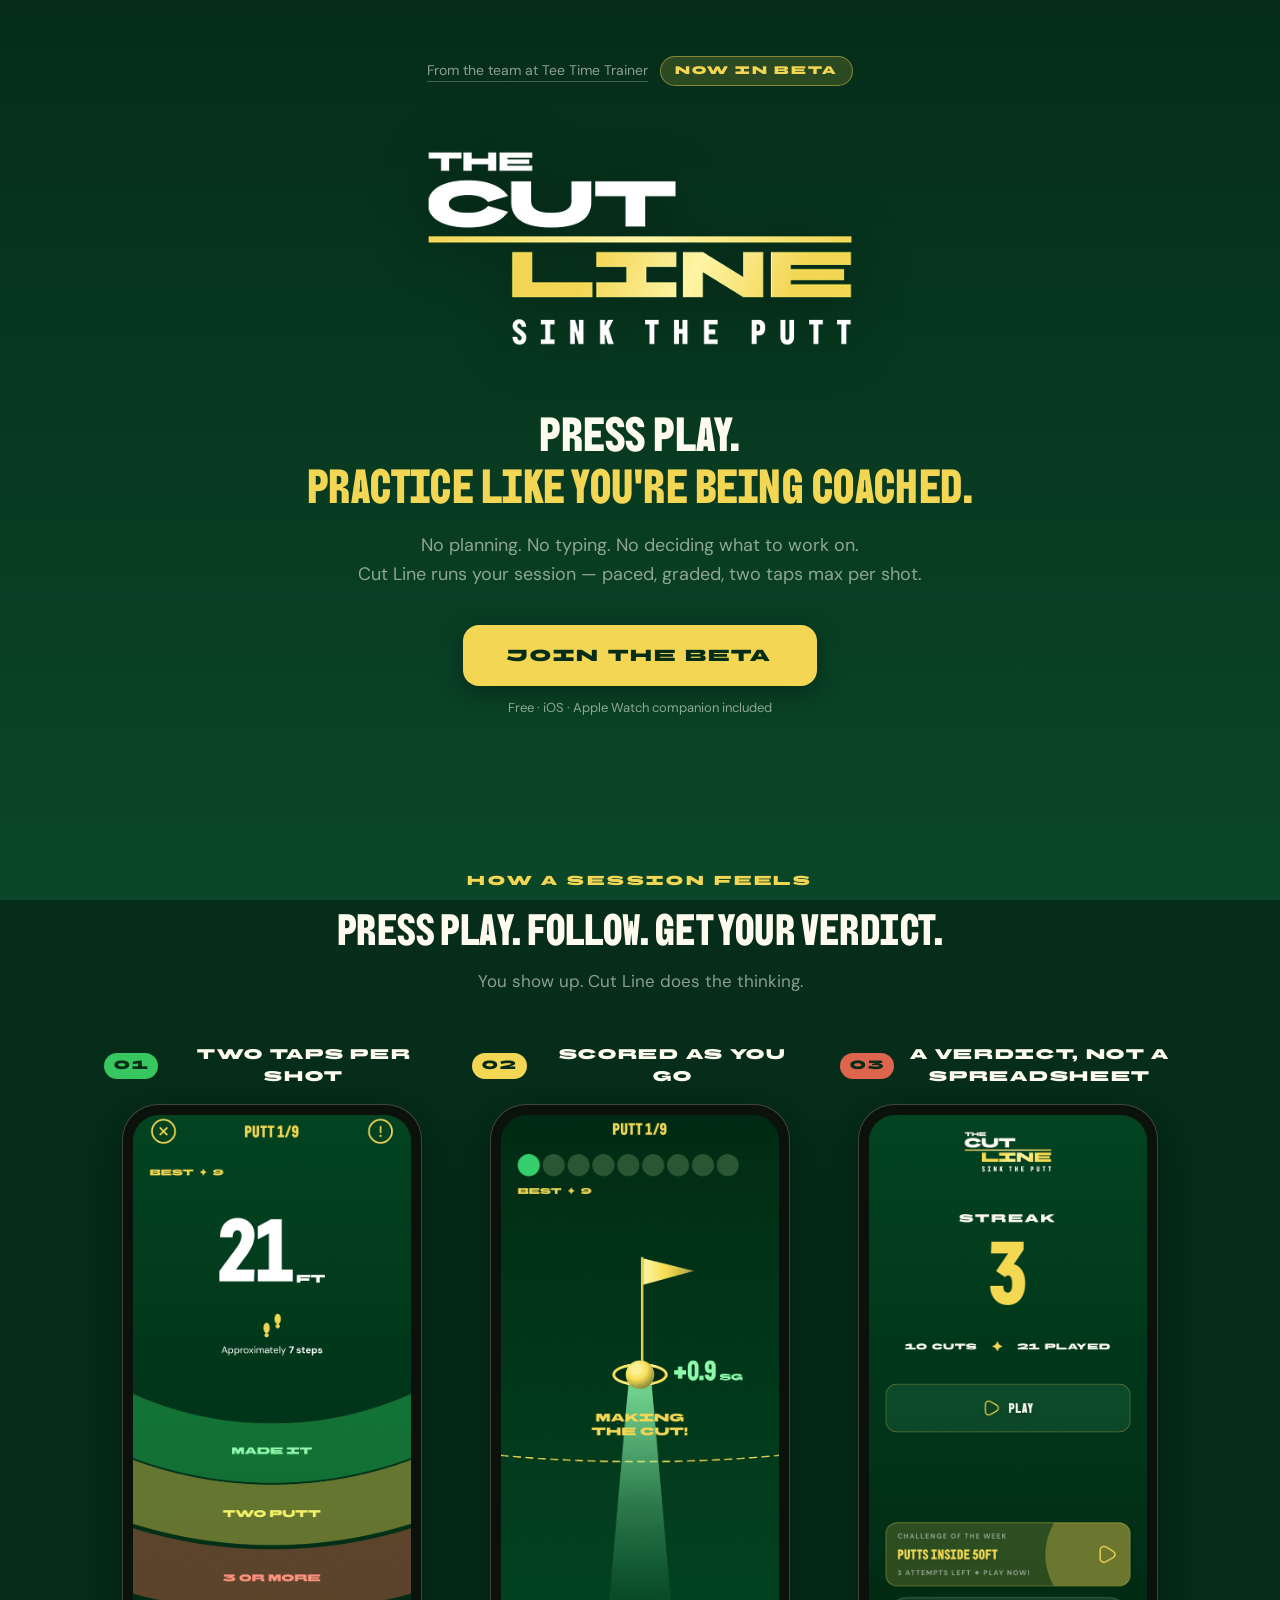
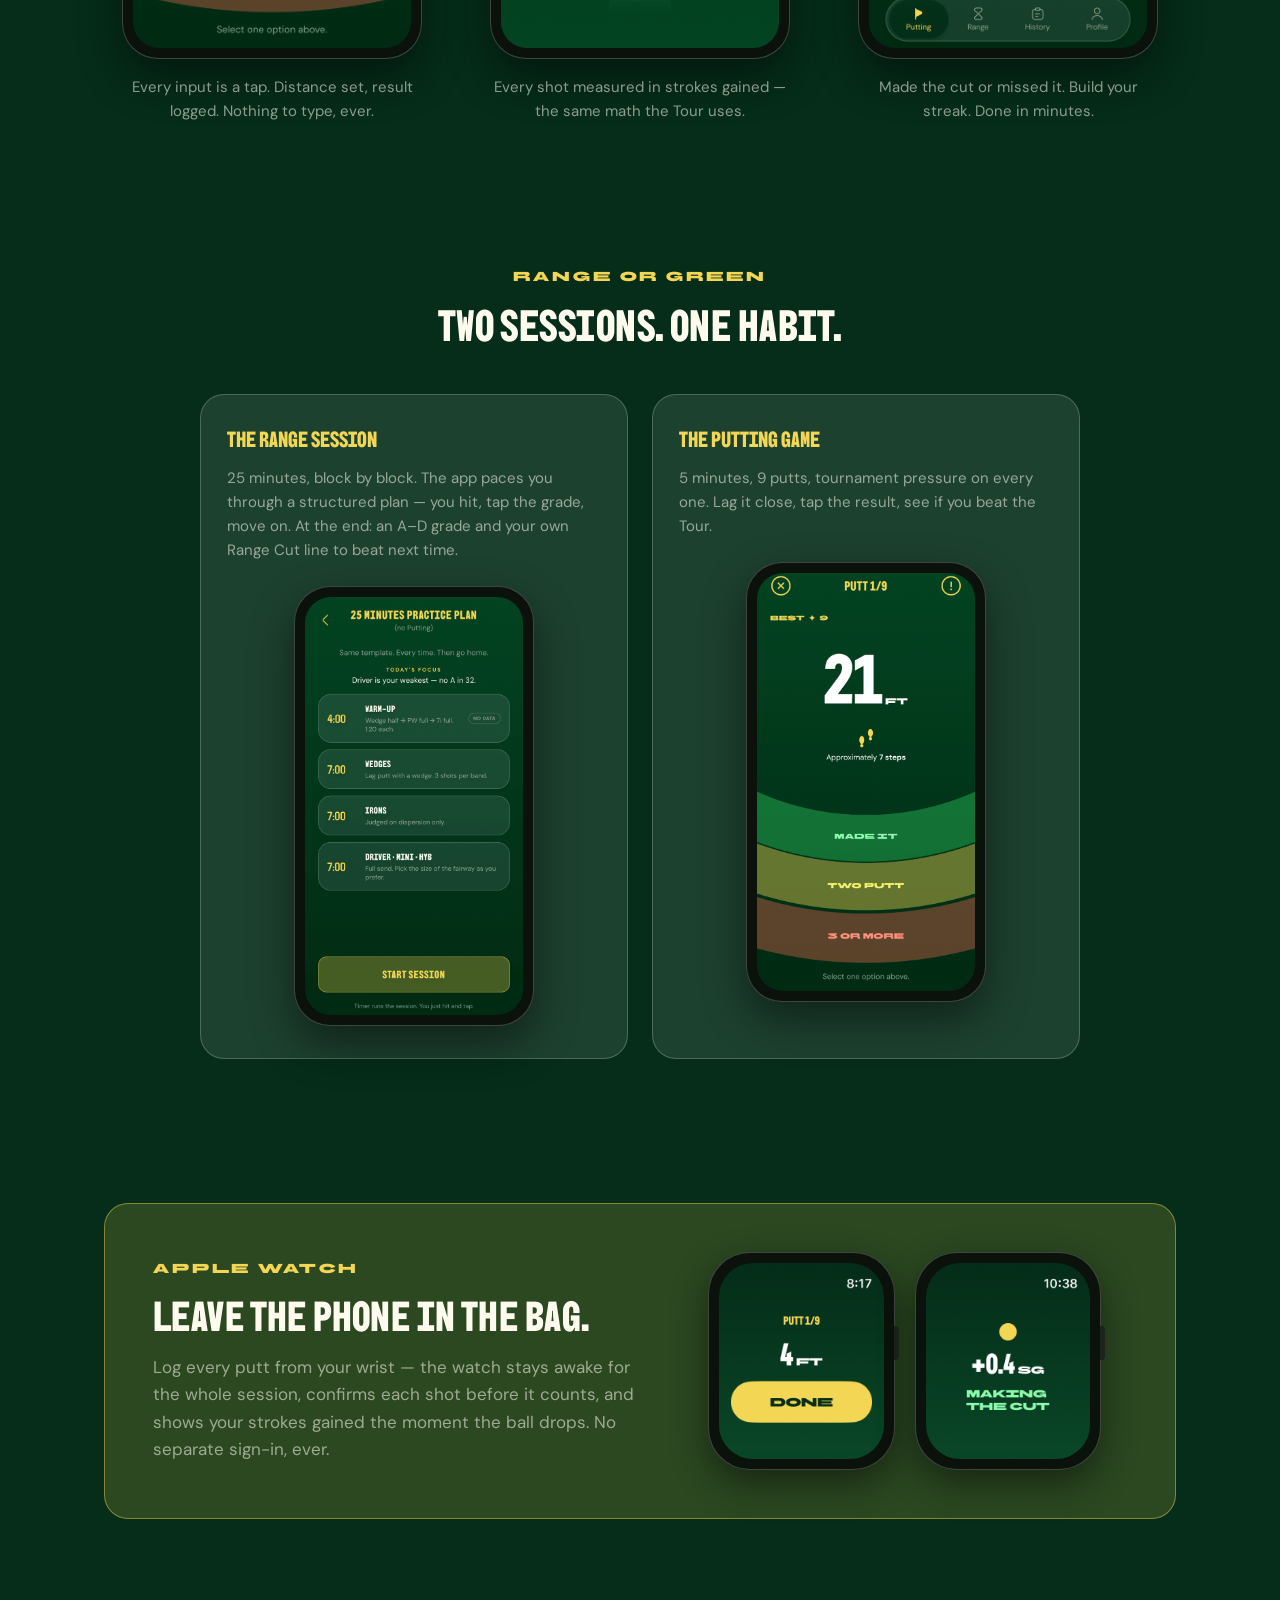
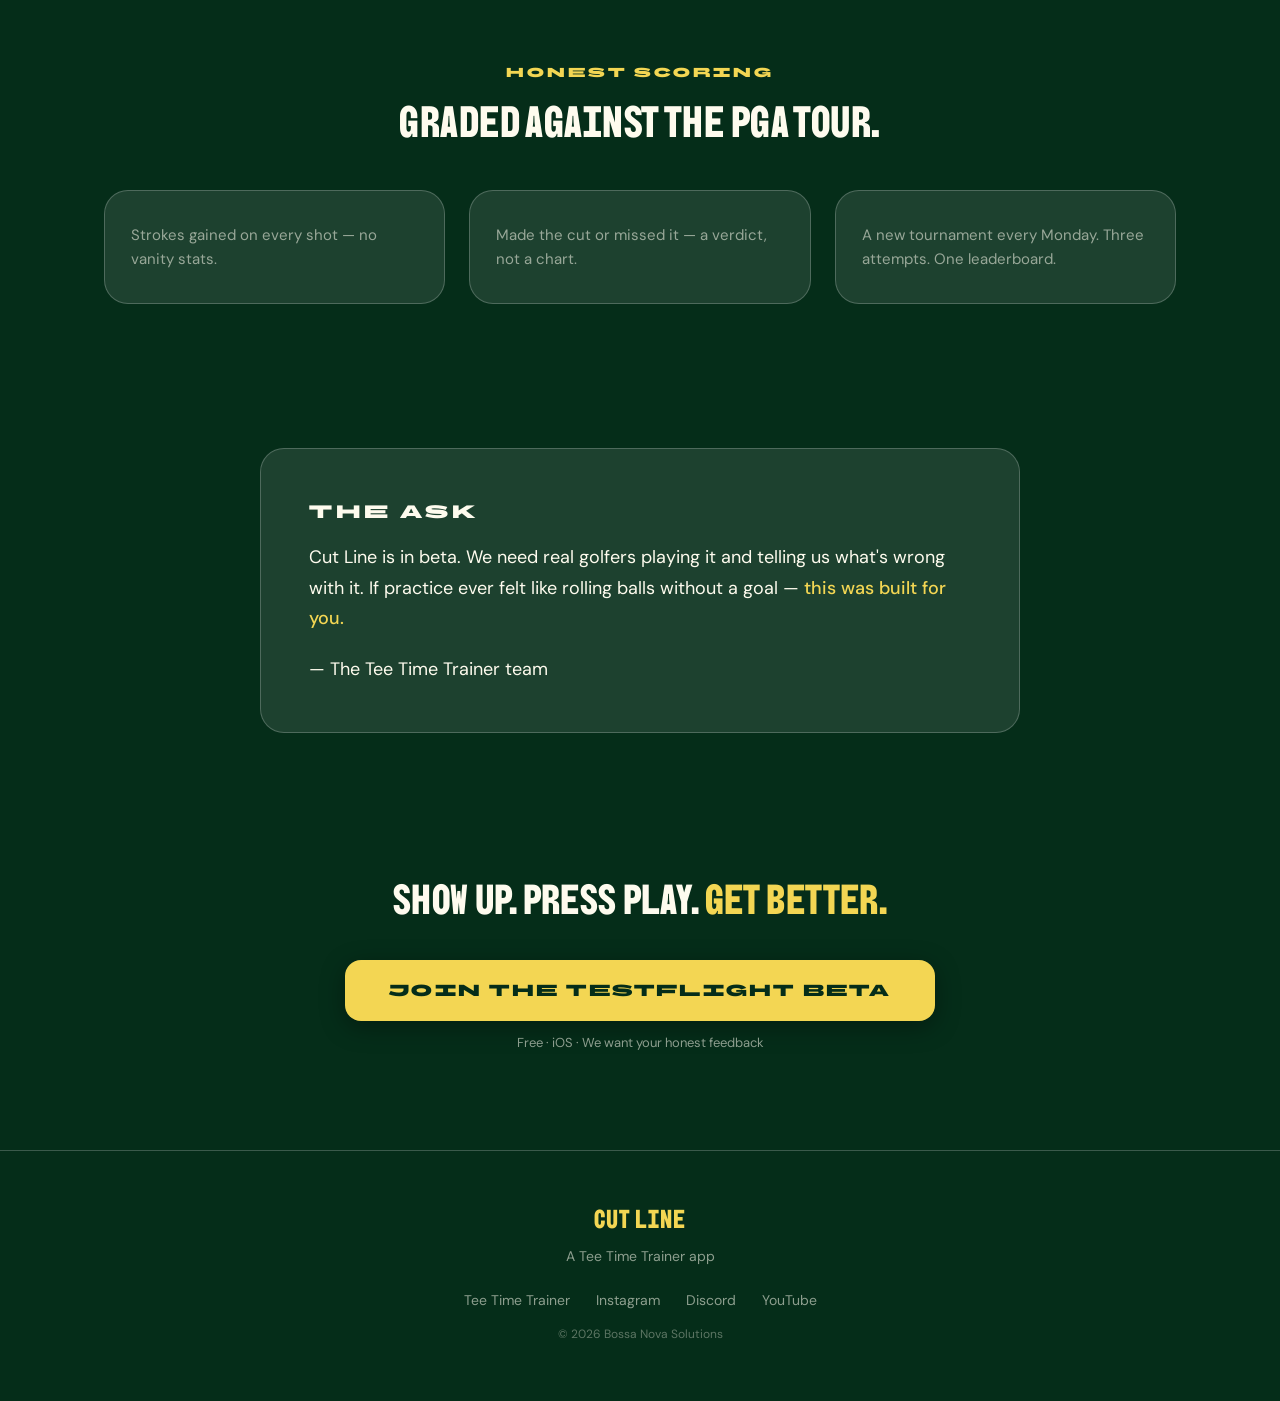
<file: cutline/index.html>
<!doctype html>
<html lang="en">
<head>
  <meta charset="utf-8">
  <meta name="viewport" content="width=device-width, initial-scale=1">
  <title>Cut Line — Press play. Practice like you're being coached. | Tee Time Trainer</title>
  <meta name="description" content="Cut Line runs your practice session — paced, graded, two taps max per shot. Range and putting, scored against the PGA Tour, with an Apple Watch companion. Join the beta.">
  <link rel="canonical" href="https://teetimetrainer.app/cutline/">
  <meta name="theme-color" content="#052D19">

  <link rel="icon" type="image/png" sizes="32x32" href="favicon-32.png">
  <link rel="icon" type="image/png" sizes="512x512" href="favicon-512.png">
  <link rel="apple-touch-icon" href="apple-touch-icon.png">

  <!-- Open Graph -->
  <meta property="og:type" content="website">
  <meta property="og:site_name" content="Tee Time Trainer">
  <meta property="og:title" content="Cut Line — press play, practice coached.">
  <meta property="og:description" content="Cut Line runs your practice session — paced, graded, two taps max per shot. Range and putting, scored against the PGA Tour, with an Apple Watch companion. Join the beta.">
  <meta property="og:url" content="https://teetimetrainer.app/cutline/">
  <meta property="og:image" content="https://teetimetrainer.app/cutline/og-cutline.png">
  <meta property="og:image:width" content="1200">
  <meta property="og:image:height" content="630">
  <meta property="og:image:alt" content="The Cut Line — sink the putt. Dark tournament felt with a gold wordmark.">
  <meta name="twitter:card" content="summary_large_image">
  <meta name="twitter:title" content="Cut Line — press play, practice coached.">
  <meta name="twitter:description" content="Cut Line runs your practice session — paced, graded, two taps max per shot. Range and putting, scored against the PGA Tour, with an Apple Watch companion. Join the beta.">
  <meta name="twitter:image" content="https://teetimetrainer.app/cutline/og-cutline.png">

  <link rel="stylesheet" href="cutline.css?v=4">
</head>
<body>

  <!-- ============================== HERO ============================== -->
  <header class="hero">
    <p class="hero__attrib">
      <a href="https://teetimetrainer.app">From the team at Tee Time Trainer</a>
      <span class="chip">Now in beta</span>
    </p>

    <img class="lockup-img" src="img/logo.png" width="544" height="272"
         alt="The Cut Line — sink the putt">

    <h1>Press play.<br><em>Practice like you're being coached.</em></h1>
    <p class="hero__sub">No planning. No typing. No deciding what to work on.<br>Cut Line runs your session — paced, graded, two taps max per shot.</p>

    <p class="cta-wrap">
      <a class="cta" href="https://testflight.apple.com/join/ngMJG36k">Join the beta</a>
      <span class="cta-sub">Free · iOS · Apple&nbsp;Watch companion included</span>
    </p>
  </header>

  <!-- =========================== THE SESSION ========================= -->
  <section class="section">
    <p class="kicker">How a session feels</p>
    <h2>Press play. Follow. Get your verdict.</h2>
    <p class="lead">You show up. Cut Line does the thinking.</p>

    <div class="steps">
      <figure class="step">
        <figcaption><span class="step__num step__num--made">01</span> Two taps per shot</figcaption>
        <div class="phone"><img src="img/hd-putt.png" alt="Cut Line putt screen: a 21-foot putt with Made It, Two Putt and 3 or More result bands" loading="lazy"></div>
        <p class="step__body">Every input is a tap. Distance set, result logged. Nothing to type, ever.</p>
      </figure>
      <figure class="step">
        <figcaption><span class="step__num step__num--gold">02</span> Scored as you go</figcaption>
        <div class="phone"><img src="img/hd-postshot.png" alt="Cut Line post-shot screen: the ball rolling toward the hole, plus 0.9 strokes gained, making the cut" loading="lazy"></div>
        <p class="step__body">Every shot measured in strokes gained — the same math the Tour uses.</p>
      </figure>
      <figure class="step">
        <figcaption><span class="step__num step__num--miss">03</span> A verdict, not a spreadsheet</figcaption>
        <div class="phone"><img src="img/hd-home.png" alt="Cut Line home screen: streak of 3, ten cuts made in twenty-one rounds played" loading="lazy"></div>
        <p class="step__body">Made the cut or missed it. Build your streak. Done in minutes.</p>
      </figure>
    </div>
  </section>

  <!-- ==================== TWO SESSIONS, ONE HABIT ==================== -->
  <section class="section">
    <p class="kicker">Range or green</p>
    <h2>Two sessions. One habit.</h2>
    <div class="cards cards--two">
      <div class="card">
        <h3>The Range Session</h3>
        <p>25 minutes, block by block. The app paces you through a structured
           plan — you hit, tap the grade, move on. At the end: an A–D grade
           and your own Range Cut line to beat next time.</p>
        <div class="phone"><img src="img/hd-range-plan.png" alt="Cut Line range plan screen: four timed blocks — warm-up, wedges, irons, driver — with a Start Session button" loading="lazy"></div>
      </div>
      <div class="card">
        <h3>The Putting Game</h3>
        <p>5 minutes, 9 putts, tournament pressure on every one. Lag it close,
           tap the result, see if you beat the Tour.</p>
        <div class="phone"><img src="img/hd-putt.png" alt="Cut Line putt screen: a 21-foot putt with Made It, Two Putt and 3 or More result bands" loading="lazy"></div>
      </div>
    </div>
  </section>

  <!-- ========================= APPLE WATCH =========================== -->
  <section class="section">
    <div class="watchpanel">
      <div class="watchpanel__copy">
        <p class="kicker">Apple Watch</p>
        <h2>Leave the phone in the bag.</h2>
        <p class="lead lead--left">Log every putt from your wrist — the watch stays awake
           for the whole session, confirms each shot before it counts, and shows your
           strokes gained the moment the ball drops. No separate sign-in, ever.</p>
      </div>
      <div class="watchpanel__shots">
        <div class="watchframe"><img src="img/watch-putt.png" alt="Apple Watch showing putt 1 of 9, four feet, with a Done button" loading="lazy"></div>
        <div class="watchframe"><img src="img/watch-sg.png" alt="Apple Watch showing plus 0.4 strokes gained, making the cut" loading="lazy"></div>
      </div>
    </div>
  </section>

  <!-- ======================= THE GRADE IS REAL ======================= -->
  <section class="section">
    <p class="kicker">Honest scoring</p>
    <h2>Graded against the PGA Tour.</h2>
    <div class="cards">
      <div class="card"><p>Strokes gained on every shot — no vanity stats.</p></div>
      <div class="card"><p>Made the cut or missed it — a verdict, not a chart.</p></div>
      <div class="card"><p>A new tournament every Monday. Three attempts. One leaderboard.</p></div>
    </div>
  </section>

  <!-- ============================ THE ASK ============================ -->
  <section class="section">
    <div class="ask">
      <p class="kicker">The ask</p>
      <p>Cut Line is in beta. We need real golfers playing it and telling us
         what's wrong with it. If practice ever felt like rolling balls
         without a goal — <strong>this was built for you.</strong></p>
      <p class="ask__sig">— The Tee Time Trainer team</p>
    </div>
  </section>

  <!-- ============================= CTA 2 ============================= -->
  <section class="section section--cta2">
    <h2>Show up. Press play. <em>Get better.</em></h2>
    <p class="cta-wrap">
      <a class="cta" href="https://testflight.apple.com/join/ngMJG36k">Join the TestFlight beta</a>
      <span class="cta-sub">Free · iOS · We want your honest feedback</span>
    </p>
  </section>

  <!-- ============================= FOOTER ============================ -->
  <footer class="footer">
    <p class="footer__mark">CUT LINE</p>
    <p class="footer__from">A Tee Time Trainer app</p>
    <nav class="footer__links">
      <a href="https://teetimetrainer.app">Tee Time Trainer</a>
      <a href="https://www.instagram.com/teetimetrainer/">Instagram</a>
      <a href="https://discord.gg/8u7NTxfmYW">Discord</a>
      <a href="https://www.youtube.com/@TeeTimeTrainer">YouTube</a>
    </nav>
    <p class="footer__legal">© 2026 Bossa Nova Solutions</p>
  </footer>

</body>
</html>
</file>
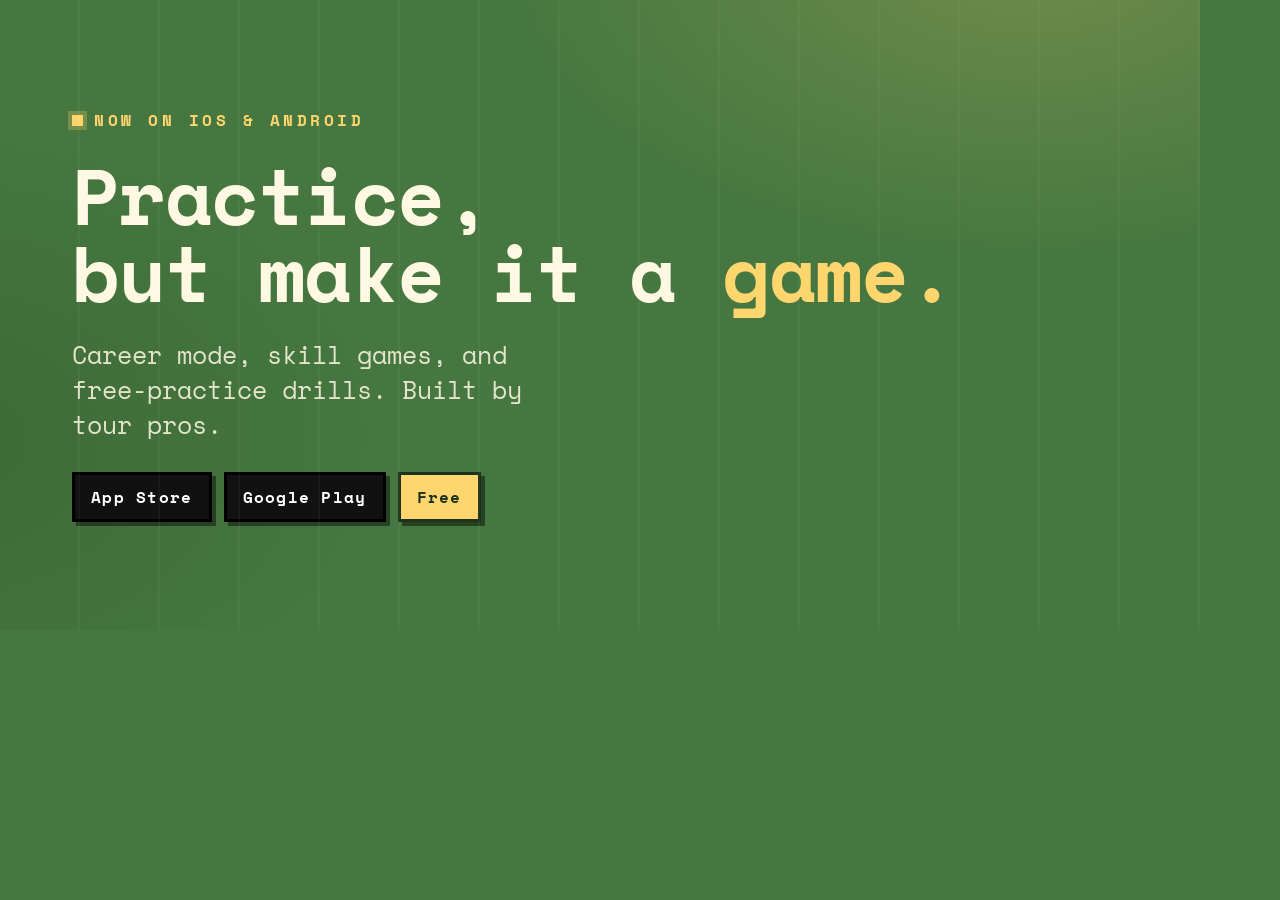
<file: og-ttt.html>
<!DOCTYPE html><html lang="en"><head><meta charset="UTF-8"><title>TTT OG</title>
<style>
@font-face{font-family:"Space Mono";font-weight:400;src:url("fonts/SpaceMono_400Regular.ttf") format("truetype");}
@font-face{font-family:"Space Mono";font-weight:700;src:url("fonts/SpaceMono_700Bold.ttf") format("truetype");}
*{margin:0;padding:0;box-sizing:border-box}
html,body{width:1200px;height:630px}
body{font-family:"Space Mono",monospace;background:#467740;color:#FFF8E3;position:relative;overflow:hidden;-webkit-font-smoothing:antialiased}
body::before{content:"";position:absolute;inset:0;background:
  radial-gradient(900px 520px at 86% -8%, rgba(255,214,110,0.22), transparent 60%),
  radial-gradient(760px 520px at -6% 70%, rgba(53,94,47,0.55), transparent 60%);}
body::after{content:"";position:absolute;inset:0;background-image:repeating-linear-gradient(90deg,transparent 0 78px,rgba(255,248,227,0.04) 78px 80px);}
.card{position:relative;height:100%;display:flex;flex-direction:column;justify-content:center;gap:26px;padding:64px 72px}
.eyebrow{display:flex;align-items:center;gap:11px;font-size:16px;letter-spacing:0.22em;text-transform:uppercase;font-weight:700;color:#FFD66E}
.eyebrow .dot{width:11px;height:11px;background:#FFD66E;box-shadow:0 0 0 4px rgba(255,214,110,0.25)}
h1{font-size:78px;line-height:0.98;letter-spacing:-0.02em;font-weight:700;color:#FFF8E3}
h1 .accent{color:#FFD66E}
.sub{font-size:25px;line-height:1.4;color:#FFF8E3;opacity:0.86;max-width:30ch}
.logo{height:60px;width:auto}
.store{display:flex;gap:12px;margin-top:4px}
.chip{font-size:16px;letter-spacing:0.08em;font-weight:700;color:#1D321B;background:#FFD66E;border:3px solid #1D321B;box-shadow:4px 4px 0 rgba(0,0,0,.45);padding:10px 16px}
.chip.dark{background:#111;color:#fff;border-color:#000}
</style></head>
<body><div class="card">
  <div class="eyebrow"><span class="dot"></span>Now on iOS &amp; Android</div>
  <h1>Practice,<br/>but make it a <span class="accent">game.</span></h1>
  <div class="sub">Career mode, skill games, and free-practice drills. Built by tour pros.</div>
  <div class="store"><span class="chip dark">App Store</span><span class="chip dark">Google Play</span><span class="chip">Free</span></div>
</div></body></html>
</file>
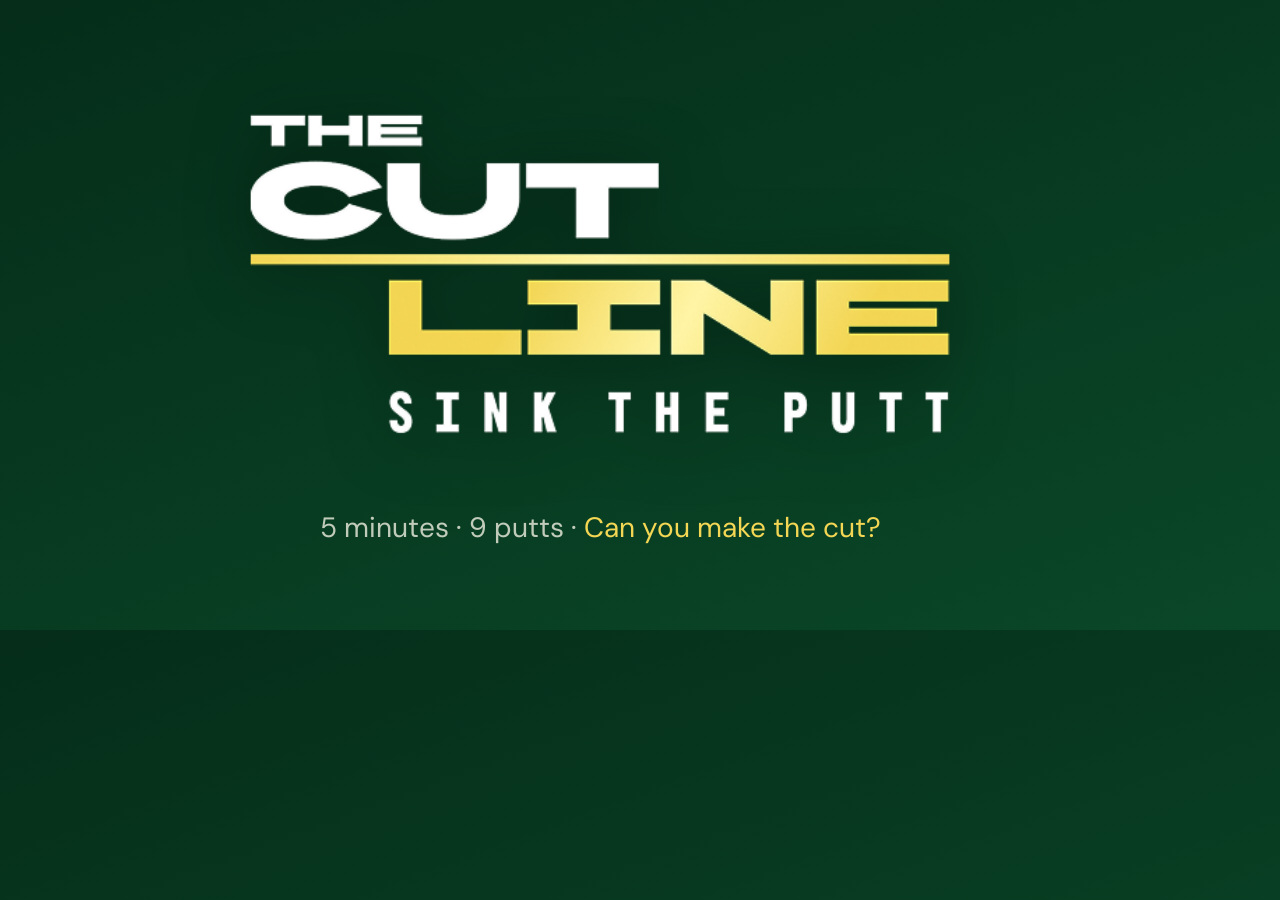
<file: cutline/og.html>
<!doctype html>
<!-- OG image source, 1200x630. Render:
  "/Applications/Google Chrome.app/Contents/MacOS/Google Chrome" \
    --headless=new --screenshot=og-cutline.png --window-size=1200,630 \
    --hide-scrollbars "file://$(pwd)/og.html"
-->
<html lang="en">
<head>
<meta charset="utf-8">
<style>
  @font-face { font-family: "BBH Bogle";  src: url("fonts/BBHBogle_400.ttf");  }
  @font-face { font-family: "BBH Bartle"; src: url("fonts/BBHBartle_400.ttf"); }
  @font-face { font-family: "DM Sans";    src: url("fonts/DMSans_400.ttf");    }
  * { margin: 0; box-sizing: border-box; }
  body {
    width: 1200px; height: 630px; overflow: hidden;
    background: linear-gradient(160deg, #052D19 0%, #0A4728 100%);
    display: flex; flex-direction: column; align-items: center; justify-content: center;
    font-family: "DM Sans", sans-serif; color: #FEFBEE;
  }
  .logo { width: 760px; height: auto; filter: drop-shadow(0 8px 34px rgba(0,0,0,0.4)); }
  .sub  { margin-top: 44px; font-size: 28px; color: rgba(254,251,238,0.75); }
  .sub b { color: #F3D653; font-weight: 400; }
</style>
</head>
<body>
  <img class="logo" src="img/logo.png" alt="">
  <div class="sub">5 minutes · 9 putts · <b>Can you make the cut?</b></div>
</body>
</html>
</file>
<file: cutline/cutline.css>
/* ==========================================================================
   Cut Line landing — v5 design system (mirrors the app's src/design/v5.ts)
   Dark felt gradient, gold, glass panels, BBH Bogle / BBH Bartle / DM Sans.
   Static, no JS. Self-contained: fonts + images live in this folder.
   ========================================================================== */

/* ---- Fonts (OFL, self-hosted — same files the app ships) ---- */
@font-face {
  font-family: "BBH Bogle";
  src: url("fonts/BBHBogle_400.ttf") format("truetype");
  font-weight: 400; font-style: normal; font-display: swap;
}
@font-face {
  font-family: "BBH Bartle";
  src: url("fonts/BBHBartle_400.ttf") format("truetype");
  font-weight: 400; font-style: normal; font-display: swap;
}
@font-face {
  font-family: "DM Sans";
  src: url("fonts/DMSans_400.ttf") format("truetype");
  font-weight: 400; font-style: normal; font-display: swap;
}
@font-face {
  font-family: "DM Sans";
  src: url("fonts/DMSans_500.ttf") format("truetype");
  font-weight: 500; font-style: normal; font-display: swap;
}
@font-face {
  font-family: "DM Sans";
  src: url("fonts/DMSans_700.ttf") format("truetype");
  font-weight: 700; font-style: normal; font-display: swap;
}

/* ---- Tokens (v5color / v5radius) ---- */
:root {
  --bg-top: #052D19;
  --bg-bottom: #0A4728;
  --sheet: #094326;
  --gold: #F3D653;
  --gold-soft: #F7E48C;
  --cream: #FEFBEE;
  --cream-muted: rgba(254, 251, 238, 0.55);
  --glass: rgba(240, 240, 240, 0.10);
  --glass-border: rgba(250, 250, 250, 0.22);
  --glass-gold: rgba(243, 214, 83, 0.16);
  --glass-gold-border: rgba(243, 214, 83, 0.45);
  --made: #37C660;
  --made-text: #8CFAAB;
  --two: #F3D653;
  --miss: #DD644D;
  --miss-text: #FE917D;
  --r-card: 24px;
  --r-btn: 16px;
  --heading: "BBH Bogle", "Arial Narrow", sans-serif;
  --display: "BBH Bartle", "Arial Black", sans-serif;
  --body: "DM Sans", -apple-system, "Helvetica Neue", sans-serif;
  --wrap: 1120px;
}

/* ---- Base ---- */
* { margin: 0; padding: 0; box-sizing: border-box; }
html { scroll-behavior: smooth; }
body {
  font-family: var(--body);
  font-size: 17px;
  line-height: 1.6;
  color: var(--cream);
  background: linear-gradient(180deg, var(--bg-top) 0%, var(--bg-bottom) 100%) fixed, var(--bg-top);
  -webkit-font-smoothing: antialiased;
}
a { color: var(--gold); text-decoration: none; }
a:hover { color: var(--gold-soft); }
a:focus-visible { outline: 2px solid var(--gold); outline-offset: 3px; border-radius: 4px; }
img { display: block; max-width: 100%; height: auto; }

h1, h2 { font-family: var(--heading); font-weight: 400; line-height: 1.1; letter-spacing: 0.01em; }
h1 em, h2 em { font-style: normal; color: var(--gold); }
h3 { font-family: var(--heading); font-weight: 400; font-size: 22px; line-height: 1.2; color: var(--gold); }

.kicker {
  font-family: var(--display);
  font-size: 13px;
  letter-spacing: 0.22em;
  text-transform: uppercase;
  color: var(--gold);
  margin-bottom: 14px;
}
.lead { color: var(--cream-muted); max-width: 560px; margin: 14px auto 0; }
.lead--left { margin: 14px 0 0; }

/* ---- Layout ---- */
.section {
  max-width: var(--wrap);
  margin: 0 auto;
  padding: 72px 24px;
  text-align: center;
}
.section h2 { font-size: clamp(30px, 5vw, 44px); }

/* ---- Hero ---- */
.hero {
  max-width: var(--wrap);
  margin: 0 auto;
  padding: 56px 24px 80px;
  text-align: center;
}
.hero__attrib {
  display: flex;
  justify-content: center;
  align-items: center;
  gap: 12px;
  font-size: 14px;
  color: var(--cream-muted);
  margin-bottom: 48px;
  flex-wrap: wrap;
}
.hero__attrib a { color: var(--cream-muted); border-bottom: 1px solid rgba(254,251,238,0.25); }
.hero__attrib a:hover { color: var(--cream); }
.chip {
  font-family: var(--display);
  font-size: 11px;
  letter-spacing: 0.18em;
  text-transform: uppercase;
  color: var(--gold);
  background: var(--glass-gold);
  border: 1px solid var(--glass-gold-border);
  border-radius: 999px;
  padding: 5px 14px;
}

/* The wordmark — the design team's exported logo (same asset the app ships) */
.lockup-img {
  width: min(460px, 78vw);
  height: auto;
  margin: 0 auto 44px;
  filter: drop-shadow(0 6px 28px rgba(0, 0, 0, 0.35));
  user-select: none;
}

.hero h1 { font-size: clamp(30px, 5.4vw, 48px); }
.hero__sub { color: var(--cream-muted); margin-top: 18px; font-size: 18px; }

/* ---- CTA ---- */
.cta-wrap { display: flex; flex-direction: column; align-items: center; gap: 12px; margin-top: 36px; }
.cta {
  display: inline-block;
  font-family: var(--display);
  font-size: 16px;
  letter-spacing: 0.14em;
  text-transform: uppercase;
  color: var(--bg-top);
  background: var(--gold);
  border-radius: var(--r-btn);
  padding: 18px 44px;
  box-shadow: 0 6px 24px rgba(0, 0, 0, 0.35);
  transition: transform 0.15s ease, box-shadow 0.15s ease;
}
.cta:hover { color: var(--bg-top); transform: translateY(-2px); box-shadow: 0 10px 28px rgba(0, 0, 0, 0.4); }
.cta-sub { font-size: 13px; color: var(--cream-muted); }

/* ---- Gameplay steps ---- */
.steps {
  display: grid;
  grid-template-columns: repeat(3, 1fr);
  gap: 32px;
  margin-top: 48px;
}
.step figcaption {
  font-family: var(--display);
  font-size: 14px;
  letter-spacing: 0.12em;
  text-transform: uppercase;
  color: var(--cream);
  margin-bottom: 16px;
  display: flex;
  align-items: center;
  justify-content: center;
  gap: 10px;
}
.step__num {
  font-family: var(--display);
  font-size: 12px;
  border-radius: 999px;
  padding: 3px 10px;
  color: var(--bg-top);
}
.step__num--made { background: var(--made); }
.step__num--gold { background: var(--two); }
.step__num--miss { background: var(--miss); }

.phone {
  background: #0b120c;
  border: 1px solid var(--glass-border);
  border-radius: 36px;
  padding: 10px;
  box-shadow: 0 18px 44px rgba(0, 0, 0, 0.45);
  max-width: 300px;
  margin: 0 auto;
}
.phone img { border-radius: 26px; width: 100%; }

/* ---- Apple Watch panel ---- */
.watchpanel {
  display: grid;
  grid-template-columns: 1.1fr 1fr;
  gap: 40px;
  align-items: center;
  text-align: left;
  background: var(--glass-gold);
  border: 1px solid var(--glass-gold-border);
  border-radius: var(--r-card);
  padding: 48px;
}
.watchpanel h2 { font-size: clamp(30px, 4.6vw, 42px); }
.watchpanel__shots {
  display: flex;
  gap: 20px;
  justify-content: center;
  flex-wrap: wrap;
}
.watchframe {
  background: #0b120c;
  border: 1px solid var(--glass-border);
  border-radius: 42px;
  padding: 10px;
  box-shadow: 0 14px 36px rgba(0, 0, 0, 0.45);
  width: min(190px, 42%);
  position: relative;
}
.watchframe::after {           /* digital crown nub */
  content: "";
  position: absolute;
  right: -5px;
  top: 34%;
  width: 5px;
  height: 34px;
  background: #1c241d;
  border-radius: 0 4px 4px 0;
}
.watchframe img { border-radius: 34px; width: 100%; }

/* ---- Step body line (under each session-step screenshot) ---- */
.step__body {
  color: var(--cream-muted);
  font-size: 15px;
  max-width: 300px;
  margin: 16px auto 0;
}

/* ---- Feature cards ---- */
.cards {
  display: grid;
  grid-template-columns: repeat(3, 1fr);
  gap: 24px;
  margin-top: 44px;
}
.card {
  background: var(--glass);
  border: 1px solid var(--glass-border);
  border-radius: var(--r-card);
  padding: 32px 26px;
  text-align: left;
}
.card p { color: var(--cream-muted); font-size: 15px; margin-top: 12px; }
.card > p:first-child { margin-top: 0; }
/* Two-up variant (Range / Putting) with a phone shot inside each card */
.cards--two { grid-template-columns: repeat(2, 1fr); max-width: 880px; margin-left: auto; margin-right: auto; }
.card .phone { max-width: 240px; margin: 24px auto 0; }

/* ---- The ask ---- */
.ask {
  background: var(--glass);
  border: 1px solid var(--glass-border);
  border-radius: var(--r-card);
  padding: 48px;
  max-width: 760px;
  margin: 0 auto;
  text-align: left;
}
.ask p { color: var(--cream); font-size: 18px; line-height: 1.7; }
.ask strong { color: var(--gold); font-weight: 500; }
.ask__sig { margin-top: 20px; color: var(--cream-muted); font-size: 15px; }

/* ---- CTA2 / Footer ---- */
.section--cta2 { padding-bottom: 96px; }
.section--cta2 h2 { font-size: clamp(28px, 4.8vw, 42px); }

.footer {
  border-top: 1px solid var(--glass-border);
  text-align: center;
  padding: 48px 24px 56px;
}
.footer__mark { font-family: var(--heading); font-size: 26px; color: var(--gold); letter-spacing: 0.04em; }
.footer__from { color: var(--cream-muted); font-size: 14px; margin-top: 4px; }
.footer__links { display: flex; justify-content: center; gap: 26px; margin: 22px 0 14px; flex-wrap: wrap; }
.footer__links a { color: var(--cream-muted); font-size: 14px; }
.footer__links a:hover { color: var(--gold); }
.footer__legal { color: rgba(254, 251, 238, 0.35); font-size: 12px; }

/* ---- Responsive ---- */
@media (max-width: 860px) {
  .steps { grid-template-columns: 1fr; gap: 40px; }
  .cards { grid-template-columns: 1fr; }
  .watchpanel { grid-template-columns: 1fr; padding: 32px 24px; text-align: center; }
  .watchpanel .lead--left { margin: 14px auto 0; }
  .section { padding: 56px 20px; }
  .hero { padding-top: 40px; }
  /* Phone frames must not dwarf a phone-sized viewport */
  .phone { max-width: 260px; }
  .card .phone { max-width: 220px; }
}
</file>
